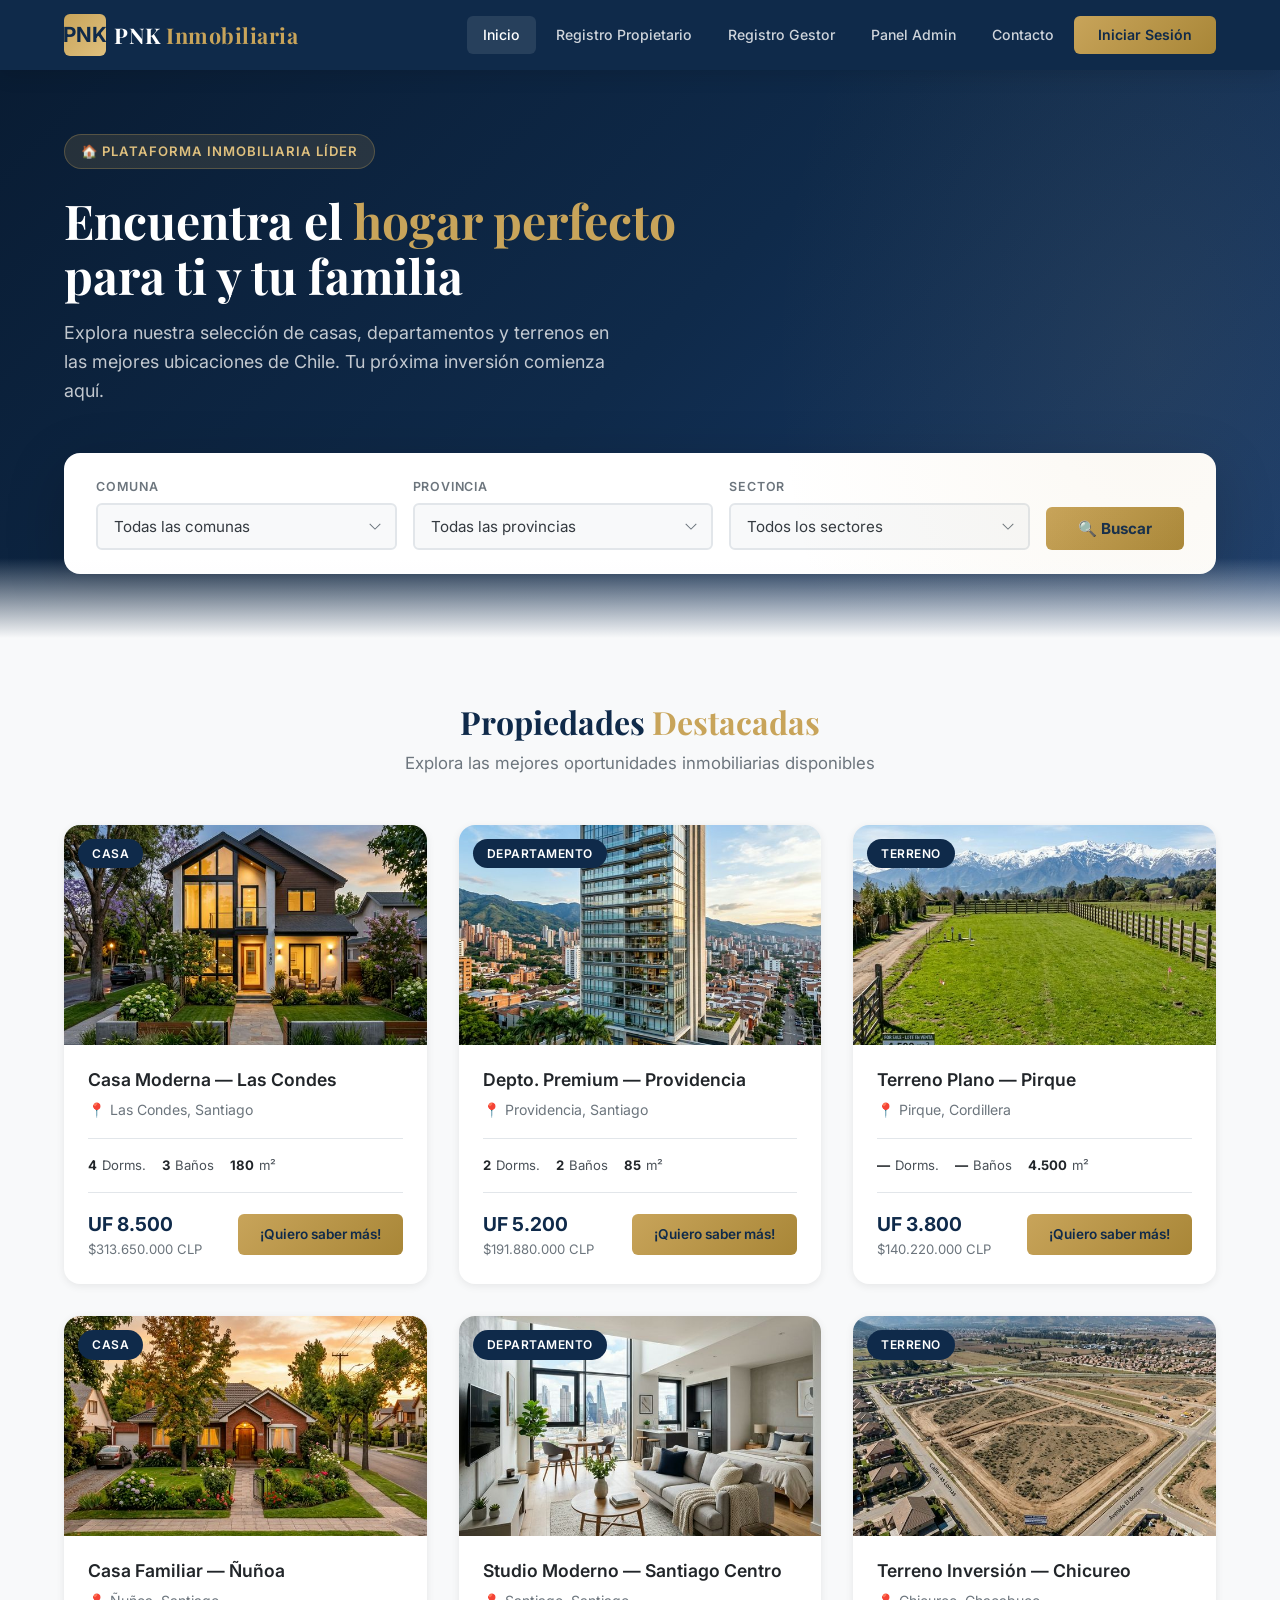
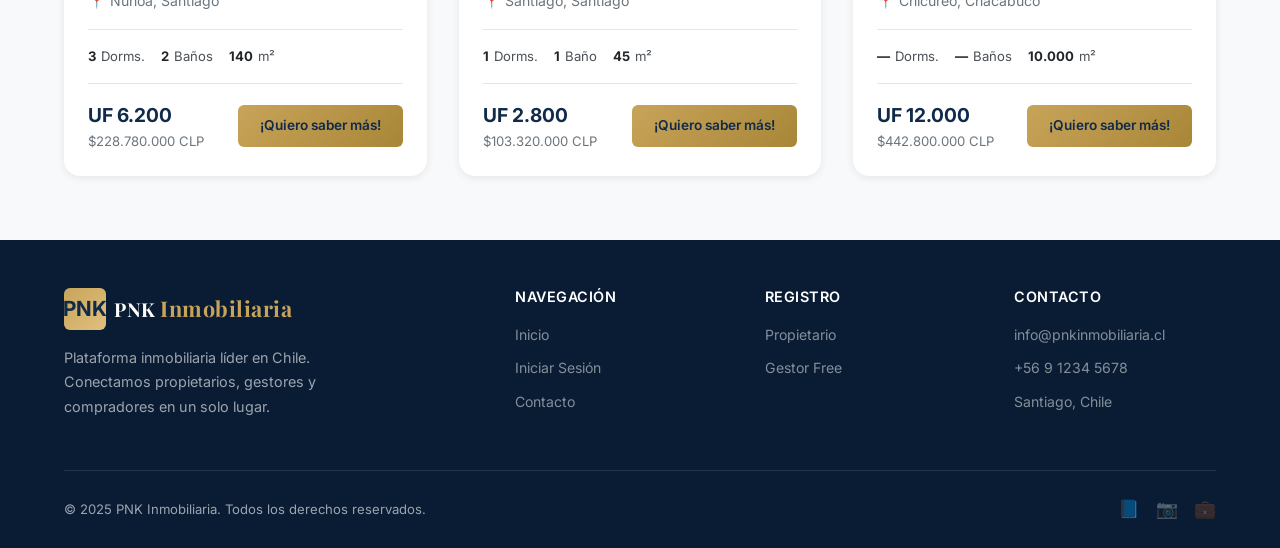
<file: index.html>
<!DOCTYPE html>
<html lang="es">
<head>
  <meta charset="UTF-8">
  <meta name="viewport" content="width=device-width, initial-scale=1.0">
  <meta name="description" content="PNK Inmobiliaria — Encuentra tu propiedad ideal en Chile. Casas, departamentos y terrenos.">
  <title>PNK Inmobiliaria — Inicio</title>
  <link rel="stylesheet" href="styles.css">
</head>
<body>

  <!-- ========== NAVBAR ========== -->
  <nav class="navbar" id="navbar">
    <div class="container">
      <a href="index.html" class="navbar-brand">
        <div class="logo-icon">PNK</div>
        <span>PNK <span class="brand-accent">Inmobiliaria</span></span>
      </a>
      <div class="navbar-toggle" id="navToggle" onclick="document.getElementById('navMenu').classList.toggle('show')">
        <span></span><span></span><span></span>
      </div>
      <div class="navbar-menu" id="navMenu">
        <a href="index.html" class="active">Inicio</a>
        <a href="registro-propietario.html">Registro Propietario</a>
        <a href="registro-gestor.html">Registro Gestor</a>
        <a href="dashboard.html">Panel Admin</a>
        <a href="contacto.html">Contacto</a>
        <a href="login.html" class="btn-nav">Iniciar Sesión</a>
      </div>
    </div>
  </nav>

  <!-- ========== HERO ========== -->
  <section class="hero" id="hero">
    <div class="container">
      <div class="hero-content">
        <div class="hero-badge">🏠 Plataforma Inmobiliaria Líder</div>
        <h1>Encuentra el <span class="highlight">hogar perfecto</span> para ti y tu familia</h1>
        <p>Explora nuestra selección de casas, departamentos y terrenos en las mejores ubicaciones de Chile. Tu próxima inversión comienza aquí.</p>
      </div>

      <!-- ========== BUSCADOR ========== -->
      <div class="search-box" id="searchBox">
        <div class="search-field">
          <label for="search-comuna">Comuna</label>
          <select id="search-comuna" class="form-control">
            <option value="">Todas las comunas</option>
            <option value="santiago">Santiago</option>
            <option value="providencia">Providencia</option>
            <option value="las-condes">Las Condes</option>
            <option value="nunoa">Ñuñoa</option>
            <option value="la-florida">La Florida</option>
            <option value="maipu">Maipú</option>
            <option value="vina-del-mar">Viña del Mar</option>
            <option value="concepcion">Concepción</option>
          </select>
        </div>
        <div class="search-field">
          <label for="search-provincia">Provincia</label>
          <select id="search-provincia" class="form-control">
            <option value="">Todas las provincias</option>
            <option value="santiago">Santiago</option>
            <option value="valparaiso">Valparaíso</option>
            <option value="concepcion">Concepción</option>
            <option value="biobio">Biobío</option>
            <option value="coquimbo">Coquimbo</option>
          </select>
        </div>
        <div class="search-field">
          <label for="search-sector">Sector</label>
          <select id="search-sector" class="form-control">
            <option value="">Todos los sectores</option>
            <option value="norte">Norte</option>
            <option value="sur">Sur</option>
            <option value="centro">Centro</option>
            <option value="oriente">Oriente</option>
            <option value="poniente">Poniente</option>
          </select>
        </div>
        <button class="btn-search" id="btnBuscar">🔍 Buscar</button>
      </div>
    </div>
  </section>

  <!-- ========== PROPIEDADES ========== -->
  <section class="properties-section" id="properties">
    <div class="container">
      <h2 class="section-title text-center">Propiedades <span class="text-accent">Destacadas</span></h2>
      <p class="section-subtitle text-center">Explora las mejores oportunidades inmobiliarias disponibles</p>

      <div class="properties-grid">
        <!-- Card 1 -->
        <article class="property-card" id="property-1">
          <div class="property-card-img">
            <img src="img/casa-moderna.png" alt="Casa moderna en Las Condes">
            <span class="property-badge">Casa</span>
          </div>
          <div class="property-card-body">
            <h3>Casa Moderna — Las Condes</h3>
            <div class="property-location">📍 Las Condes, Santiago</div>
            <div class="property-features">
              <div class="feat"><strong>4</strong> Dorms.</div>
              <div class="feat"><strong>3</strong> Baños</div>
              <div class="feat"><strong>180</strong> m²</div>
            </div>
            <div class="property-price-row">
              <div class="property-price">
                <span class="uf">UF 8.500</span>
                <span class="clp">$313.650.000 CLP</span>
              </div>
              <a href="#" class="btn-ver-mas" id="btn-vermas-1">¡Quiero saber más!</a>
            </div>
          </div>
        </article>

        <!-- Card 2 -->
        <article class="property-card" id="property-2">
          <div class="property-card-img">
            <img src="img/departamento-lujo.png" alt="Departamento de lujo en Providencia">
            <span class="property-badge">Departamento</span>
          </div>
          <div class="property-card-body">
            <h3>Depto. Premium — Providencia</h3>
            <div class="property-location">📍 Providencia, Santiago</div>
            <div class="property-features">
              <div class="feat"><strong>2</strong> Dorms.</div>
              <div class="feat"><strong>2</strong> Baños</div>
              <div class="feat"><strong>85</strong> m²</div>
            </div>
            <div class="property-price-row">
              <div class="property-price">
                <span class="uf">UF 5.200</span>
                <span class="clp">$191.880.000 CLP</span>
              </div>
              <a href="#" class="btn-ver-mas" id="btn-vermas-2">¡Quiero saber más!</a>
            </div>
          </div>
        </article>

        <!-- Card 3 -->
        <article class="property-card" id="property-3">
          <div class="property-card-img">
            <img src="img/terreno-verde.png" alt="Terreno en zona rural">
            <span class="property-badge">Terreno</span>
          </div>
          <div class="property-card-body">
            <h3>Terreno Plano — Pirque</h3>
            <div class="property-location">📍 Pirque, Cordillera</div>
            <div class="property-features">
              <div class="feat"><strong>—</strong> Dorms.</div>
              <div class="feat"><strong>—</strong> Baños</div>
              <div class="feat"><strong>4.500</strong> m²</div>
            </div>
            <div class="property-price-row">
              <div class="property-price">
                <span class="uf">UF 3.800</span>
                <span class="clp">$140.220.000 CLP</span>
              </div>
              <a href="#" class="btn-ver-mas" id="btn-vermas-3">¡Quiero saber más!</a>
            </div>
          </div>
        </article>

        <!-- Card 4 -->
        <article class="property-card" id="property-4">
          <div class="property-card-img">
            <img src="img/casa-familiar.png" alt="Casa familiar en Ñuñoa">
            <span class="property-badge">Casa</span>
          </div>
          <div class="property-card-body">
            <h3>Casa Familiar — Ñuñoa</h3>
            <div class="property-location">📍 Ñuñoa, Santiago</div>
            <div class="property-features">
              <div class="feat"><strong>3</strong> Dorms.</div>
              <div class="feat"><strong>2</strong> Baños</div>
              <div class="feat"><strong>140</strong> m²</div>
            </div>
            <div class="property-price-row">
              <div class="property-price">
                <span class="uf">UF 6.200</span>
                <span class="clp">$228.780.000 CLP</span>
              </div>
              <a href="#" class="btn-ver-mas" id="btn-vermas-4">¡Quiero saber más!</a>
            </div>
          </div>
        </article>

        <!-- Card 5 -->
        <article class="property-card" id="property-5">
          <div class="property-card-img">
            <img src="img/depto-interior.png" alt="Departamento moderno con vista">
            <span class="property-badge">Departamento</span>
          </div>
          <div class="property-card-body">
            <h3>Studio Moderno — Santiago Centro</h3>
            <div class="property-location">📍 Santiago, Santiago</div>
            <div class="property-features">
              <div class="feat"><strong>1</strong> Dorms.</div>
              <div class="feat"><strong>1</strong> Baño</div>
              <div class="feat"><strong>45</strong> m²</div>
            </div>
            <div class="property-price-row">
              <div class="property-price">
                <span class="uf">UF 2.800</span>
                <span class="clp">$103.320.000 CLP</span>
              </div>
              <a href="#" class="btn-ver-mas" id="btn-vermas-5">¡Quiero saber más!</a>
            </div>
          </div>
        </article>

        <!-- Card 6 -->
        <article class="property-card" id="property-6">
          <div class="property-card-img">
            <img src="img/terreno-grande.png" alt="Terreno amplio para inversión">
            <span class="property-badge">Terreno</span>
          </div>
          <div class="property-card-body">
            <h3>Terreno Inversión — Chicureo</h3>
            <div class="property-location">📍 Chicureo, Chacabuco</div>
            <div class="property-features">
              <div class="feat"><strong>—</strong> Dorms.</div>
              <div class="feat"><strong>—</strong> Baños</div>
              <div class="feat"><strong>10.000</strong> m²</div>
            </div>
            <div class="property-price-row">
              <div class="property-price">
                <span class="uf">UF 12.000</span>
                <span class="clp">$442.800.000 CLP</span>
              </div>
              <a href="#" class="btn-ver-mas" id="btn-vermas-6">¡Quiero saber más!</a>
            </div>
          </div>
        </article>
      </div>
    </div>
  </section>

  <!-- ========== FOOTER ========== -->
  <footer class="footer" id="footer">
    <div class="container">
      <div class="footer-grid">
        <div class="footer-brand">
          <a href="index.html" class="navbar-brand">
            <div class="logo-icon">PNK</div>
            <span style="color:#fff; font-family:'Playfair Display',serif; font-size:1.2rem; font-weight:700;">PNK <span style="color:var(--accent);">Inmobiliaria</span></span>
          </a>
          <p>Plataforma inmobiliaria líder en Chile. Conectamos propietarios, gestores y compradores en un solo lugar.</p>
        </div>
        <div>
          <h4>Navegación</h4>
          <ul>
            <li><a href="index.html">Inicio</a></li>
            <li><a href="login.html">Iniciar Sesión</a></li>
            <li><a href="contacto.html">Contacto</a></li>
          </ul>
        </div>
        <div>
          <h4>Registro</h4>
          <ul>
            <li><a href="registro-propietario.html">Propietario</a></li>
            <li><a href="registro-gestor.html">Gestor Free</a></li>
          </ul>
        </div>
        <div>
          <h4>Contacto</h4>
          <ul>
            <li><a href="mailto:info@pnkinmobiliaria.cl">info@pnkinmobiliaria.cl</a></li>
            <li><a href="tel:+56912345678">+56 9 1234 5678</a></li>
            <li><a href="#">Santiago, Chile</a></li>
          </ul>
        </div>
      </div>
      <div class="footer-bottom">
        <span>© 2025 PNK Inmobiliaria. Todos los derechos reservados.</span>
        <div class="social-links">
          <a href="#" aria-label="Facebook">📘</a>
          <a href="#" aria-label="Instagram">📷</a>
          <a href="#" aria-label="LinkedIn">💼</a>
        </div>
      </div>
    </div>
  </footer>

</body>
</html>
</file>
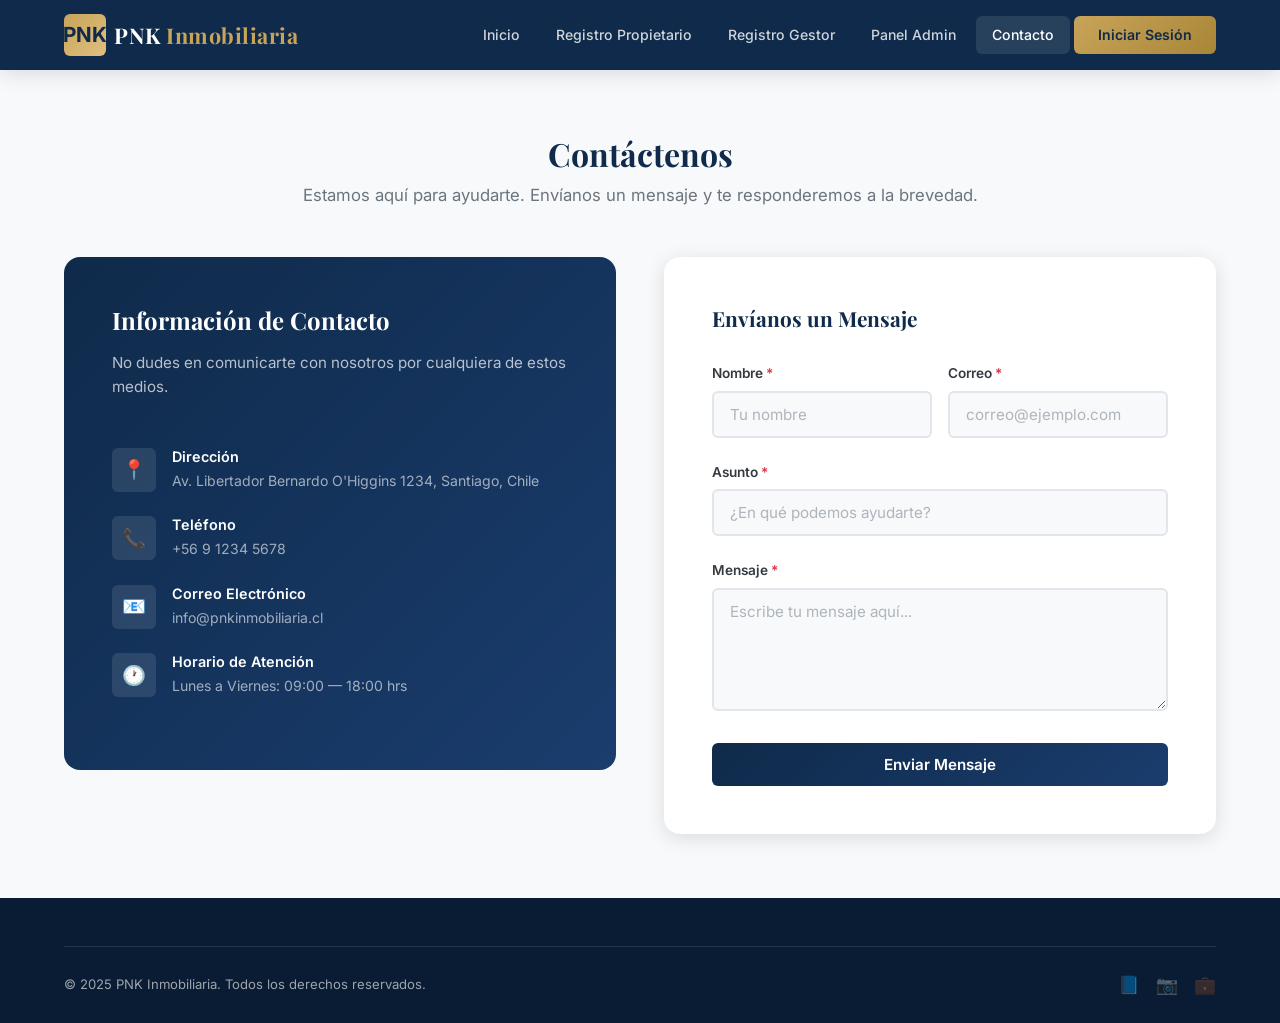
<file: contacto.html>
<!DOCTYPE html>
<html lang="es">
<head>
  <meta charset="UTF-8">
  <meta name="viewport" content="width=device-width, initial-scale=1.0">
  <meta name="description" content="Contacta al equipo de PNK Inmobiliaria.">
  <title>Contacto — PNK Inmobiliaria</title>
  <link rel="stylesheet" href="styles.css">
</head>
<body>

  <!-- ========== NAVBAR ========== -->
  <nav class="navbar" id="navbar">
    <div class="container">
      <a href="index.html" class="navbar-brand">
        <div class="logo-icon">PNK</div>
        <span>PNK <span class="brand-accent">Inmobiliaria</span></span>
      </a>
      <div class="navbar-toggle" onclick="document.getElementById('navMenu').classList.toggle('show')">
        <span></span><span></span><span></span>
      </div>
      <div class="navbar-menu" id="navMenu">
        <a href="index.html">Inicio</a>
        <a href="registro-propietario.html">Registro Propietario</a>
        <a href="registro-gestor.html">Registro Gestor</a>
        <a href="dashboard.html">Panel Admin</a>
        <a href="contacto.html" class="active">Contacto</a>
        <a href="login.html" class="btn-nav">Iniciar Sesión</a>
      </div>
    </div>
  </nav>

  <!-- ========== CONTACTO ========== -->
  <section class="contact-section" id="contactSection">
    <div class="container">
      <h2 class="section-title text-center">Contáctenos</h2>
      <p class="section-subtitle text-center">Estamos aquí para ayudarte. Envíanos un mensaje y te responderemos a la brevedad.</p>

      <div class="contact-grid">
        <!-- Info Card -->
        <div class="contact-info-card" id="contactInfo">
          <h3>Información de Contacto</h3>
          <p>No dudes en comunicarte con nosotros por cualquiera de estos medios.</p>

          <div class="contact-info-item">
            <div class="icon">📍</div>
            <div class="details">
              <h4>Dirección</h4>
              <p>Av. Libertador Bernardo O'Higgins 1234, Santiago, Chile</p>
            </div>
          </div>

          <div class="contact-info-item">
            <div class="icon">📞</div>
            <div class="details">
              <h4>Teléfono</h4>
              <p>+56 9 1234 5678</p>
            </div>
          </div>

          <div class="contact-info-item">
            <div class="icon">📧</div>
            <div class="details">
              <h4>Correo Electrónico</h4>
              <p>info@pnkinmobiliaria.cl</p>
            </div>
          </div>

          <div class="contact-info-item">
            <div class="icon">🕐</div>
            <div class="details">
              <h4>Horario de Atención</h4>
              <p>Lunes a Viernes: 09:00 — 18:00 hrs</p>
            </div>
          </div>
        </div>

        <!-- Contact Form -->
        <div class="contact-form-card" id="contactForm">
          <h3>Envíanos un Mensaje</h3>
          <form action="#" method="POST" id="formContacto">
            <div class="form-row">
              <div class="form-group">
                <label for="contact-nombre">Nombre <span class="required">*</span></label>
                <input type="text" id="contact-nombre" name="nombre" class="form-control" placeholder="Tu nombre" required>
              </div>
              <div class="form-group">
                <label for="contact-email">Correo <span class="required">*</span></label>
                <input type="email" id="contact-email" name="email" class="form-control" placeholder="correo@ejemplo.com" required>
              </div>
            </div>

            <div class="form-group">
              <label for="contact-asunto">Asunto <span class="required">*</span></label>
              <input type="text" id="contact-asunto" name="asunto" class="form-control" placeholder="¿En qué podemos ayudarte?" required>
            </div>

            <div class="form-group">
              <label for="contact-mensaje">Mensaje <span class="required">*</span></label>
              <textarea id="contact-mensaje" name="mensaje" class="form-control" rows="5" placeholder="Escribe tu mensaje aquí..." required></textarea>
            </div>

            <button type="submit" class="btn btn-primary btn-block" id="btnEnviarContacto">Enviar Mensaje</button>
          </form>
        </div>
      </div>
    </div>
  </section>

  <!-- ========== FOOTER ========== -->
  <footer class="footer" id="footer">
    <div class="container">
      <div class="footer-bottom">
        <span>© 2025 PNK Inmobiliaria. Todos los derechos reservados.</span>
        <div class="social-links">
          <a href="#" aria-label="Facebook">📘</a>
          <a href="#" aria-label="Instagram">📷</a>
          <a href="#" aria-label="LinkedIn">💼</a>
        </div>
      </div>
    </div>
  </footer>

</body>
</html>
</file>
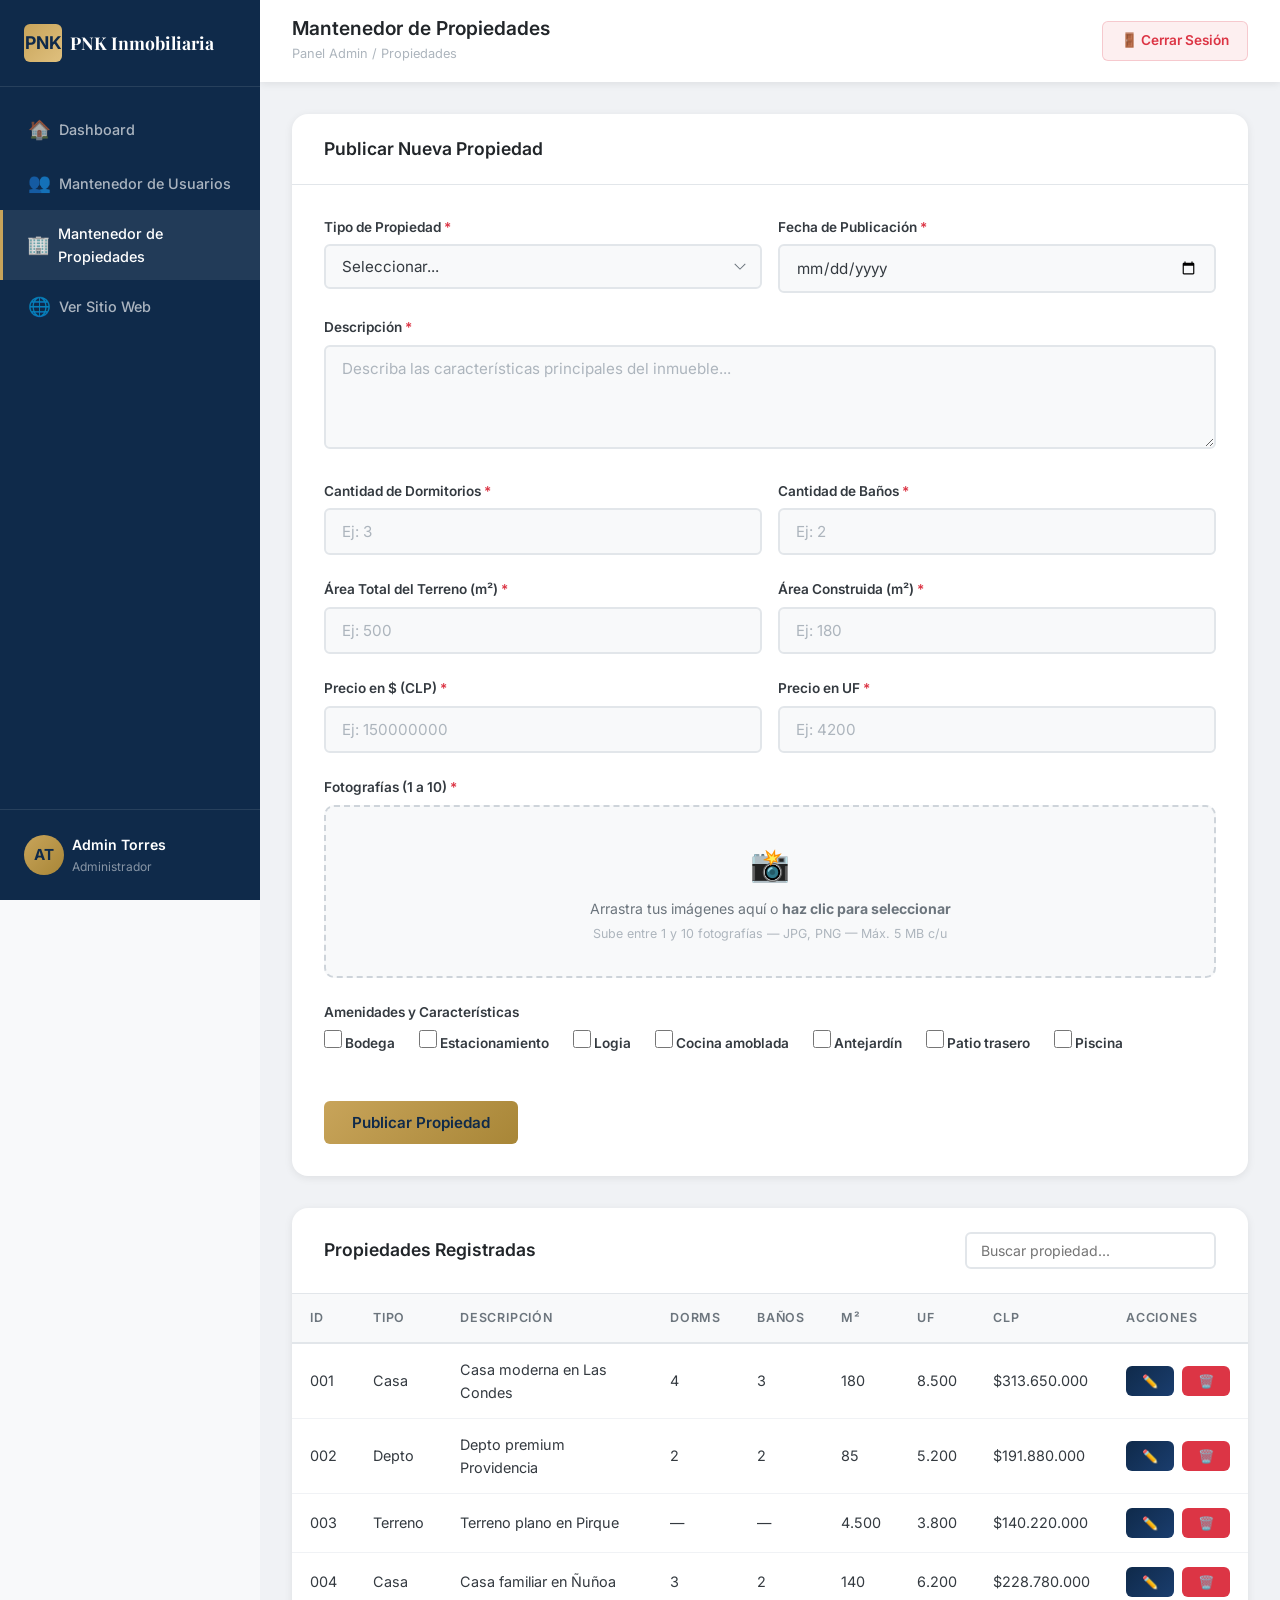
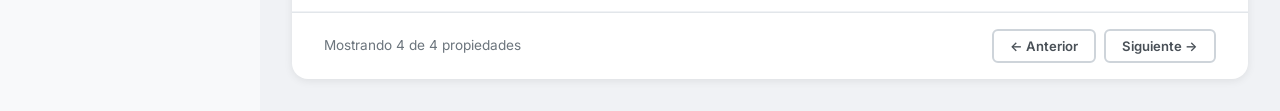
<file: crud-propiedades.html>
<!DOCTYPE html>
<html lang="es">
<head>
  <meta charset="UTF-8">
  <meta name="viewport" content="width=device-width, initial-scale=1.0">
  <meta name="description" content="Mantenedor de Propiedades — PNK Inmobiliaria.">
  <title>CRUD Propiedades — PNK Inmobiliaria</title>
  <link rel="stylesheet" href="styles.css">
</head>
<body>
  <div class="dashboard-layout" id="dashboardLayout">
    <!-- SIDEBAR -->
    <aside class="sidebar" id="sidebar">
      <div class="sidebar-header">
        <div class="logo-icon">PNK</div>
        <span>PNK Inmobiliaria</span>
      </div>
      <nav class="sidebar-nav" id="sidebarNav">
        <a href="dashboard.html"><span class="nav-icon">🏠</span> Dashboard</a>
        <a href="crud-usuarios.html"><span class="nav-icon">👥</span> Mantenedor de Usuarios</a>
        <a href="crud-propiedades.html" class="active"><span class="nav-icon">🏢</span> Mantenedor de Propiedades</a>
        <a href="index.html"><span class="nav-icon">🌐</span> Ver Sitio Web</a>
      </nav>
      <div class="sidebar-footer">
        <div class="sidebar-user">
          <div class="avatar">AT</div>
          <div class="user-info">
            <div class="name">Admin Torres</div>
            <div class="role">Administrador</div>
          </div>
        </div>
      </div>
    </aside>

    <!-- MAIN -->
    <main class="dashboard-main" id="dashboardMain">
      <div class="dashboard-topbar" id="topbar">
        <div class="topbar-left">
          <h2>Mantenedor de Propiedades</h2>
          <span class="breadcrumb">Panel Admin / Propiedades</span>
        </div>
        <div class="topbar-right">
          <a href="login.html" class="btn-logout" id="btnCerrarSesion">🚪 Cerrar Sesión</a>
        </div>
      </div>

      <div class="dashboard-content" id="dashboardContent">
        <!-- FORMULARIO DE PROPIEDAD -->
        <div class="table-card" style="margin-bottom:var(--space-xl);" id="formPropiedadCard">
          <div class="table-header">
            <h3>Publicar Nueva Propiedad</h3>
          </div>
          <div style="padding:var(--space-xl);">
            <form id="formPropiedad">
              <!-- Tipo y Fecha -->
              <div class="form-row">
                <div class="form-group">
                  <label for="prop-tipo">Tipo de Propiedad <span class="required">*</span></label>
                  <select id="prop-tipo" class="form-control" required>
                    <option value="">Seleccionar...</option>
                    <option value="casa">Casa</option>
                    <option value="departamento">Departamento</option>
                    <option value="terreno">Terreno</option>
                    <option value="oficina">Oficina</option>
                    <option value="local-comercial">Local Comercial</option>
                  </select>
                </div>
                <div class="form-group">
                  <label for="prop-fecha">Fecha de Publicación <span class="required">*</span></label>
                  <input type="date" id="prop-fecha" class="form-control" required>
                </div>
              </div>

              <!-- Descripción -->
              <div class="form-group">
                <label for="prop-descripcion">Descripción <span class="required">*</span></label>
                <textarea id="prop-descripcion" class="form-control" rows="4" placeholder="Describa las características principales del inmueble..." required></textarea>
              </div>

              <!-- Dormitorios, Baños -->
              <div class="form-row">
                <div class="form-group">
                  <label for="prop-dormitorios">Cantidad de Dormitorios <span class="required">*</span></label>
                  <input type="number" id="prop-dormitorios" class="form-control" min="0" max="20" placeholder="Ej: 3" required>
                </div>
                <div class="form-group">
                  <label for="prop-banos">Cantidad de Baños <span class="required">*</span></label>
                  <input type="number" id="prop-banos" class="form-control" min="0" max="20" placeholder="Ej: 2" required>
                </div>
              </div>

              <!-- Áreas -->
              <div class="form-row">
                <div class="form-group">
                  <label for="prop-area-terreno">Área Total del Terreno (m²) <span class="required">*</span></label>
                  <input type="number" id="prop-area-terreno" class="form-control" min="0" placeholder="Ej: 500" required>
                </div>
                <div class="form-group">
                  <label for="prop-area-construida">Área Construida (m²) <span class="required">*</span></label>
                  <input type="number" id="prop-area-construida" class="form-control" min="0" placeholder="Ej: 180" required>
                </div>
              </div>

              <!-- Precios -->
              <div class="form-row">
                <div class="form-group">
                  <label for="prop-precio-clp">Precio en $ (CLP) <span class="required">*</span></label>
                  <input type="number" id="prop-precio-clp" class="form-control" min="0" placeholder="Ej: 150000000" required>
                </div>
                <div class="form-group">
                  <label for="prop-precio-uf">Precio en UF <span class="required">*</span></label>
                  <input type="number" id="prop-precio-uf" class="form-control" min="0" step="0.01" placeholder="Ej: 4200" required>
                </div>
              </div>

              <!-- Fotografías -->
              <div class="form-group">
                <label>Fotografías (1 a 10) <span class="required">*</span></label>
                <div class="file-upload" id="fileUploadFotos">
                  <input type="file" id="prop-fotos" name="fotos" accept="image/*" multiple required>
                  <div class="upload-icon">📸</div>
                  <p>Arrastra tus imágenes aquí o <strong>haz clic para seleccionar</strong></p>
                  <p class="upload-hint">Sube entre 1 y 10 fotografías — JPG, PNG — Máx. 5 MB c/u</p>
                </div>
              </div>

              <!-- Checkboxes de amenidades -->
              <div class="form-group">
                <label>Amenidades y Características</label>
                <div class="checkbox-group">
                  <label class="checkbox-item">
                    <input type="checkbox" id="chk-bodega" name="amenidades" value="bodega"> Bodega
                  </label>
                  <label class="checkbox-item">
                    <input type="checkbox" id="chk-estacionamiento" name="amenidades" value="estacionamiento"> Estacionamiento
                  </label>
                  <label class="checkbox-item">
                    <input type="checkbox" id="chk-logia" name="amenidades" value="logia"> Logia
                  </label>
                  <label class="checkbox-item">
                    <input type="checkbox" id="chk-cocina" name="amenidades" value="cocina-amoblada"> Cocina amoblada
                  </label>
                  <label class="checkbox-item">
                    <input type="checkbox" id="chk-antejardin" name="amenidades" value="antejardin"> Antejardín
                  </label>
                  <label class="checkbox-item">
                    <input type="checkbox" id="chk-patio" name="amenidades" value="patio-trasero"> Patio trasero
                  </label>
                  <label class="checkbox-item">
                    <input type="checkbox" id="chk-piscina" name="amenidades" value="piscina"> Piscina
                  </label>
                </div>
              </div>

              <button type="submit" class="btn btn-accent" id="btnPublicarPropiedad" style="margin-top:var(--space-md);">Publicar Propiedad</button>
            </form>
          </div>
        </div>

        <!-- TABLA DE PROPIEDADES -->
        <div class="table-card" id="propsTableCard">
          <div class="table-header">
            <h3>Propiedades Registradas</h3>
            <div class="table-search">
              <input type="text" id="searchProps" placeholder="Buscar propiedad...">
            </div>
          </div>
          <div class="table-responsive">
            <table id="tablaPropiedades">
              <thead>
                <tr>
                  <th>ID</th><th>Tipo</th><th>Descripción</th><th>Dorms</th><th>Baños</th><th>m²</th><th>UF</th><th>CLP</th><th>Acciones</th>
                </tr>
              </thead>
              <tbody>
                <tr>
                  <td>001</td><td>Casa</td><td>Casa moderna en Las Condes</td><td>4</td><td>3</td><td>180</td><td>8.500</td><td>$313.650.000</td>
                  <td><div class="btn-group"><button class="btn btn-primary btn-sm">✏️</button><button class="btn btn-danger btn-sm">🗑️</button></div></td>
                </tr>
                <tr>
                  <td>002</td><td>Depto</td><td>Depto premium Providencia</td><td>2</td><td>2</td><td>85</td><td>5.200</td><td>$191.880.000</td>
                  <td><div class="btn-group"><button class="btn btn-primary btn-sm">✏️</button><button class="btn btn-danger btn-sm">🗑️</button></div></td>
                </tr>
                <tr>
                  <td>003</td><td>Terreno</td><td>Terreno plano en Pirque</td><td>—</td><td>—</td><td>4.500</td><td>3.800</td><td>$140.220.000</td>
                  <td><div class="btn-group"><button class="btn btn-primary btn-sm">✏️</button><button class="btn btn-danger btn-sm">🗑️</button></div></td>
                </tr>
                <tr>
                  <td>004</td><td>Casa</td><td>Casa familiar en Ñuñoa</td><td>3</td><td>2</td><td>140</td><td>6.200</td><td>$228.780.000</td>
                  <td><div class="btn-group"><button class="btn btn-primary btn-sm">✏️</button><button class="btn btn-danger btn-sm">🗑️</button></div></td>
                </tr>
              </tbody>
            </table>
          </div>
          <div class="table-footer">
            <span>Mostrando 4 de 4 propiedades</span>
            <div class="btn-group">
              <button class="btn btn-outline btn-sm" disabled>← Anterior</button>
              <button class="btn btn-outline btn-sm" disabled>Siguiente →</button>
            </div>
          </div>
        </div>
      </div>
    </main>
  </div>
</body>
</html>
</file>
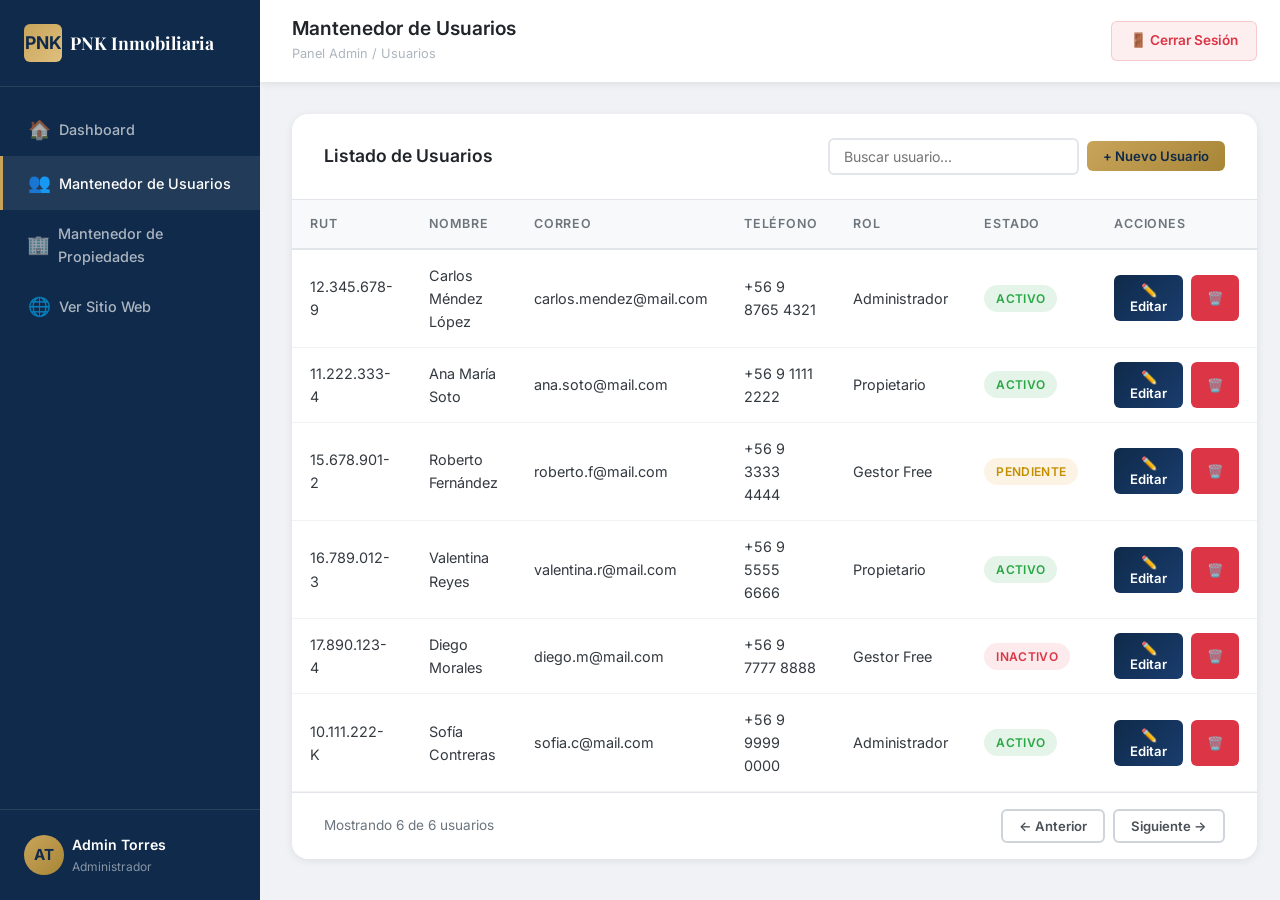
<file: crud-usuarios.html>
<!DOCTYPE html>
<html lang="es">
<head>
  <meta charset="UTF-8">
  <meta name="viewport" content="width=device-width, initial-scale=1.0">
  <meta name="description" content="Mantenedor de Usuarios — PNK Inmobiliaria.">
  <title>CRUD Usuarios — PNK Inmobiliaria</title>
  <link rel="stylesheet" href="styles.css">
</head>
<body>
  <div class="dashboard-layout" id="dashboardLayout">
    <!-- SIDEBAR -->
    <aside class="sidebar" id="sidebar">
      <div class="sidebar-header">
        <div class="logo-icon">PNK</div>
        <span>PNK Inmobiliaria</span>
      </div>
      <nav class="sidebar-nav" id="sidebarNav">
        <a href="dashboard.html"><span class="nav-icon">🏠</span> Dashboard</a>
        <a href="crud-usuarios.html" class="active"><span class="nav-icon">👥</span> Mantenedor de Usuarios</a>
        <a href="crud-propiedades.html"><span class="nav-icon">🏢</span> Mantenedor de Propiedades</a>
        <a href="index.html"><span class="nav-icon">🌐</span> Ver Sitio Web</a>
      </nav>
      <div class="sidebar-footer">
        <div class="sidebar-user">
          <div class="avatar">AT</div>
          <div class="user-info">
            <div class="name">Admin Torres</div>
            <div class="role">Administrador</div>
          </div>
        </div>
      </div>
    </aside>

    <!-- MAIN -->
    <main class="dashboard-main" id="dashboardMain">
      <div class="dashboard-topbar" id="topbar">
        <div class="topbar-left">
          <h2>Mantenedor de Usuarios</h2>
          <span class="breadcrumb">Panel Admin / Usuarios</span>
        </div>
        <div class="topbar-right">
          <a href="login.html" class="btn-logout" id="btnCerrarSesion">🚪 Cerrar Sesión</a>
        </div>
      </div>

      <div class="dashboard-content" id="dashboardContent">
        <div class="table-card" id="usersTableCard">
          <div class="table-header">
            <h3>Listado de Usuarios</h3>
            <div style="display:flex;gap:var(--space-sm);flex-wrap:wrap;align-items:center;">
              <div class="table-search">
                <input type="text" id="searchUsuarios" placeholder="Buscar usuario...">
              </div>
              <button class="btn btn-accent btn-sm" id="btnNuevoUsuario" onclick="document.getElementById('modalUsuario').classList.remove('hidden')">+ Nuevo Usuario</button>
            </div>
          </div>
          <div class="table-responsive">
            <table id="tablaUsuarios">
              <thead>
                <tr>
                  <th>RUT</th><th>Nombre</th><th>Correo</th><th>Teléfono</th><th>Rol</th><th>Estado</th><th>Acciones</th>
                </tr>
              </thead>
              <tbody>
                <tr>
                  <td>12.345.678-9</td><td>Carlos Méndez López</td><td>carlos.mendez@mail.com</td><td>+56 9 8765 4321</td>
                  <td>Administrador</td><td><span class="status-badge status-active">Activo</span></td>
                  <td><div class="btn-group"><button class="btn btn-primary btn-sm">✏️ Editar</button><button class="btn btn-danger btn-sm">🗑️</button></div></td>
                </tr>
                <tr>
                  <td>11.222.333-4</td><td>Ana María Soto</td><td>ana.soto@mail.com</td><td>+56 9 1111 2222</td>
                  <td>Propietario</td><td><span class="status-badge status-active">Activo</span></td>
                  <td><div class="btn-group"><button class="btn btn-primary btn-sm">✏️ Editar</button><button class="btn btn-danger btn-sm">🗑️</button></div></td>
                </tr>
                <tr>
                  <td>15.678.901-2</td><td>Roberto Fernández</td><td>roberto.f@mail.com</td><td>+56 9 3333 4444</td>
                  <td>Gestor Free</td><td><span class="status-badge status-pending">Pendiente</span></td>
                  <td><div class="btn-group"><button class="btn btn-primary btn-sm">✏️ Editar</button><button class="btn btn-danger btn-sm">🗑️</button></div></td>
                </tr>
                <tr>
                  <td>16.789.012-3</td><td>Valentina Reyes</td><td>valentina.r@mail.com</td><td>+56 9 5555 6666</td>
                  <td>Propietario</td><td><span class="status-badge status-active">Activo</span></td>
                  <td><div class="btn-group"><button class="btn btn-primary btn-sm">✏️ Editar</button><button class="btn btn-danger btn-sm">🗑️</button></div></td>
                </tr>
                <tr>
                  <td>17.890.123-4</td><td>Diego Morales</td><td>diego.m@mail.com</td><td>+56 9 7777 8888</td>
                  <td>Gestor Free</td><td><span class="status-badge status-inactive">Inactivo</span></td>
                  <td><div class="btn-group"><button class="btn btn-primary btn-sm">✏️ Editar</button><button class="btn btn-danger btn-sm">🗑️</button></div></td>
                </tr>
                <tr>
                  <td>10.111.222-K</td><td>Sofía Contreras</td><td>sofia.c@mail.com</td><td>+56 9 9999 0000</td>
                  <td>Administrador</td><td><span class="status-badge status-active">Activo</span></td>
                  <td><div class="btn-group"><button class="btn btn-primary btn-sm">✏️ Editar</button><button class="btn btn-danger btn-sm">🗑️</button></div></td>
                </tr>
              </tbody>
            </table>
          </div>
          <div class="table-footer">
            <span>Mostrando 6 de 6 usuarios</span>
            <div class="btn-group">
              <button class="btn btn-outline btn-sm" disabled>← Anterior</button>
              <button class="btn btn-outline btn-sm" disabled>Siguiente →</button>
            </div>
          </div>
        </div>

        <!-- MODAL -->
        <div class="modal-overlay hidden" id="modalUsuario">
          <div class="modal">
            <div class="modal-header">
              <h3>Nuevo Usuario</h3>
              <button class="modal-close" onclick="document.getElementById('modalUsuario').classList.add('hidden')">✕</button>
            </div>
            <div class="modal-body">
              <form id="formCrudUsuario">
                <div class="form-row">
                  <div class="form-group">
                    <label for="crud-rut">RUT *</label>
                    <input type="text" id="crud-rut" class="form-control" placeholder="12.345.678-9" required>
                  </div>
                  <div class="form-group">
                    <label for="crud-nombre">Nombre *</label>
                    <input type="text" id="crud-nombre" class="form-control" placeholder="Nombre Apellido" required>
                  </div>
                </div>
                <div class="form-row">
                  <div class="form-group">
                    <label for="crud-email">Correo *</label>
                    <input type="email" id="crud-email" class="form-control" required>
                  </div>
                  <div class="form-group">
                    <label for="crud-telefono">Teléfono</label>
                    <input type="tel" id="crud-telefono" class="form-control">
                  </div>
                </div>
                <div class="form-row">
                  <div class="form-group">
                    <label for="crud-rol">Rol *</label>
                    <select id="crud-rol" class="form-control" required>
                      <option value="">Seleccionar...</option>
                      <option value="administrador">Administrador</option>
                      <option value="propietario">Propietario</option>
                      <option value="gestor-free">Gestor Free</option>
                    </select>
                  </div>
                  <div class="form-group">
                    <label for="crud-estado">Estado</label>
                    <select id="crud-estado" class="form-control">
                      <option value="activo">Activo</option>
                      <option value="pendiente">Pendiente</option>
                      <option value="inactivo">Inactivo</option>
                    </select>
                  </div>
                </div>
                <div class="form-group">
                  <label for="crud-password">Contraseña</label>
                  <input type="password" id="crud-password" class="form-control">
                </div>
              </form>
            </div>
            <div class="modal-footer">
              <button class="btn btn-outline" onclick="document.getElementById('modalUsuario').classList.add('hidden')">Cancelar</button>
              <button class="btn btn-accent" id="btnGuardarUsuario">Guardar</button>
            </div>
          </div>
        </div>
      </div>
    </main>
  </div>
</body>
</html>
</file>
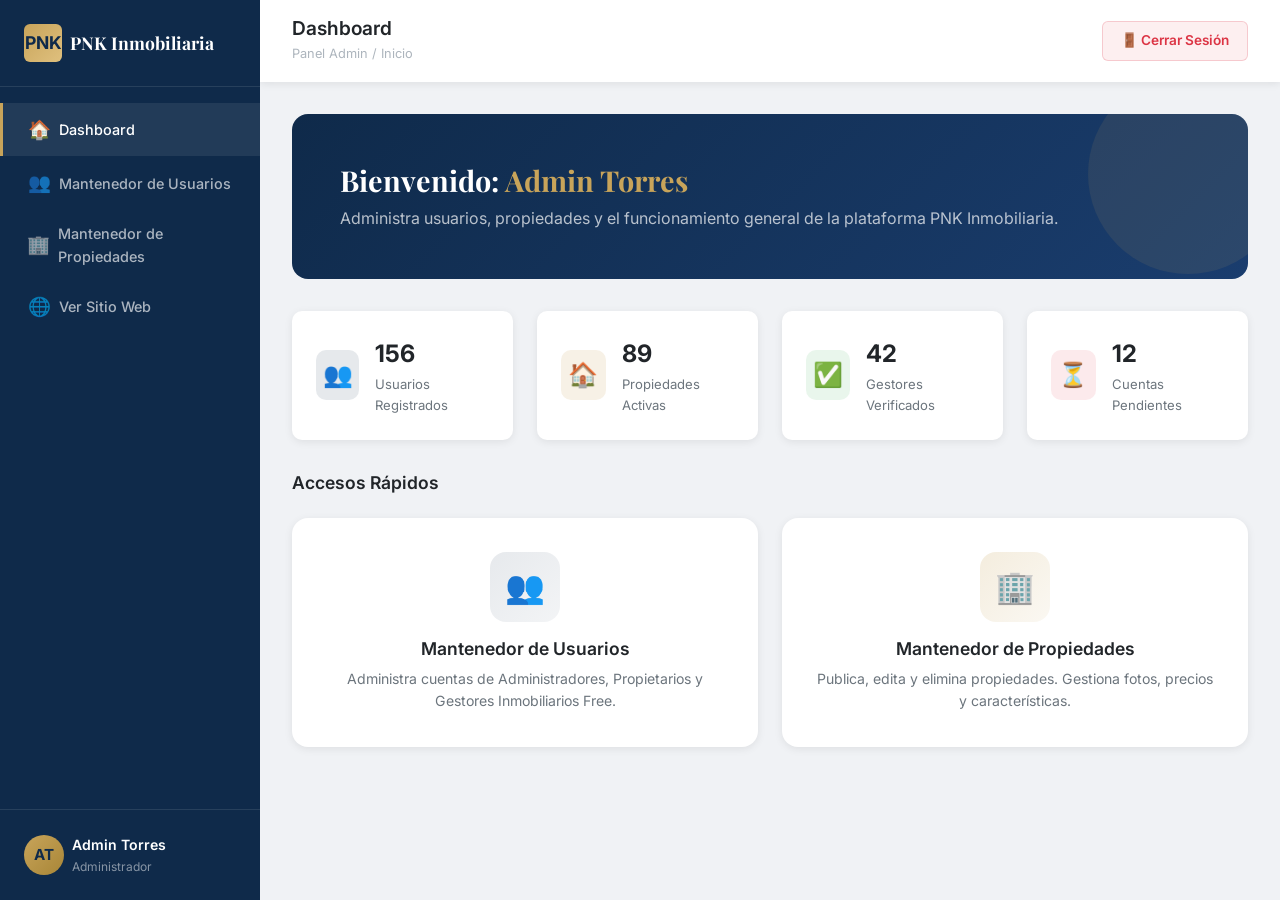
<file: dashboard.html>
<!DOCTYPE html>
<html lang="es">

<head>
  <meta charset="UTF-8">
  <meta name="viewport" content="width=device-width, initial-scale=1.0">
  <meta name="description" content="Panel administrativo de PNK Inmobiliaria.">
  <title>Dashboard — PNK Inmobiliaria</title>
  <link rel="stylesheet" href="styles.css">
</head>

<body>

  <div class="dashboard-layout" id="dashboardLayout">

    <aside class="sidebar" id="sidebar">
      <div class="sidebar-header">
        <div class="logo-icon">PNK</div>
        <span>PNK Inmobiliaria</span>
      </div>

      <nav class="sidebar-nav" id="sidebarNav">
        <a href="dashboard.html" class="active">
          <span class="nav-icon">🏠</span> Dashboard
        </a>
        <a href="crud-usuarios.html">
          <span class="nav-icon">👥</span> Mantenedor de Usuarios
        </a>
        <a href="crud-propiedades.html">
          <span class="nav-icon">🏢</span> Mantenedor de Propiedades
        </a>
        <a href="index.html">
          <span class="nav-icon">🌐</span> Ver Sitio Web
        </a>
      </nav>

      <div class="sidebar-footer">
        <div class="sidebar-user">
          <div class="avatar">AT</div>
          <div class="user-info">
            <div class="name">Admin Torres</div>
            <div class="role">Administrador</div>
          </div>
        </div>
      </div>
    </aside>

    <!-- ========== MAIN CONTENT ========== -->
    <main class="dashboard-main" id="dashboardMain">
      <!-- Top Bar -->
      <div class="dashboard-topbar" id="topbar">
        <div class="topbar-left">
          <h2>Dashboard</h2>
          <span class="breadcrumb">Panel Admin / Inicio</span>
        </div>
        <div class="topbar-right">
          <a href="login.html" class="btn-logout" id="btnCerrarSesion">🚪 Cerrar Sesión</a>
        </div>
      </div>

      <!-- Content -->
      <div class="dashboard-content" id="dashboardContent">
        <!-- Welcome Banner -->
        <div class="welcome-banner" id="welcomeBanner">
          <h1>Bienvenido: <span style="color:var(--accent);">Admin Torres</span></h1>
          <p>Administra usuarios, propiedades y el funcionamiento general de la plataforma PNK Inmobiliaria.</p>
        </div>

        <!-- Stats -->
        <div class="stats-grid" id="statsGrid">
          <div class="stat-card">
            <div class="stat-icon blue">👥</div>
            <div class="stat-info">
              <div class="stat-number">156</div>
              <div class="stat-label">Usuarios Registrados</div>
            </div>
          </div>
          <div class="stat-card">
            <div class="stat-icon gold">🏠</div>
            <div class="stat-info">
              <div class="stat-number">89</div>
              <div class="stat-label">Propiedades Activas</div>
            </div>
          </div>
          <div class="stat-card">
            <div class="stat-icon green">✅</div>
            <div class="stat-info">
              <div class="stat-number">42</div>
              <div class="stat-label">Gestores Verificados</div>
            </div>
          </div>
          <div class="stat-card">
            <div class="stat-icon red">⏳</div>
            <div class="stat-info">
              <div class="stat-number">12</div>
              <div class="stat-label">Cuentas Pendientes</div>
            </div>
          </div>
        </div>

        <!-- Quick Access -->
        <h3
          style="font-family:var(--font-body); font-size:1.1rem; font-weight:600; color:var(--gray-800); margin-bottom:var(--space-lg);">
          Accesos Rápidos</h3>
        <div class="quick-access" id="quickAccess">
          <a href="crud-usuarios.html" class="access-card" id="accessUsuarios">
            <div class="card-icon users-icon">👥</div>
            <h3>Mantenedor de Usuarios</h3>
            <p>Administra cuentas de Administradores, Propietarios y Gestores Inmobiliarios Free.</p>
          </a>
          <a href="crud-propiedades.html" class="access-card" id="accessPropiedades">
            <div class="card-icon props-icon">🏢</div>
            <h3>Mantenedor de Propiedades</h3>
            <p>Publica, edita y elimina propiedades. Gestiona fotos, precios y características.</p>
          </a>
        </div>
      </div>
    </main>

  </div>

</body>

</html>
</file>
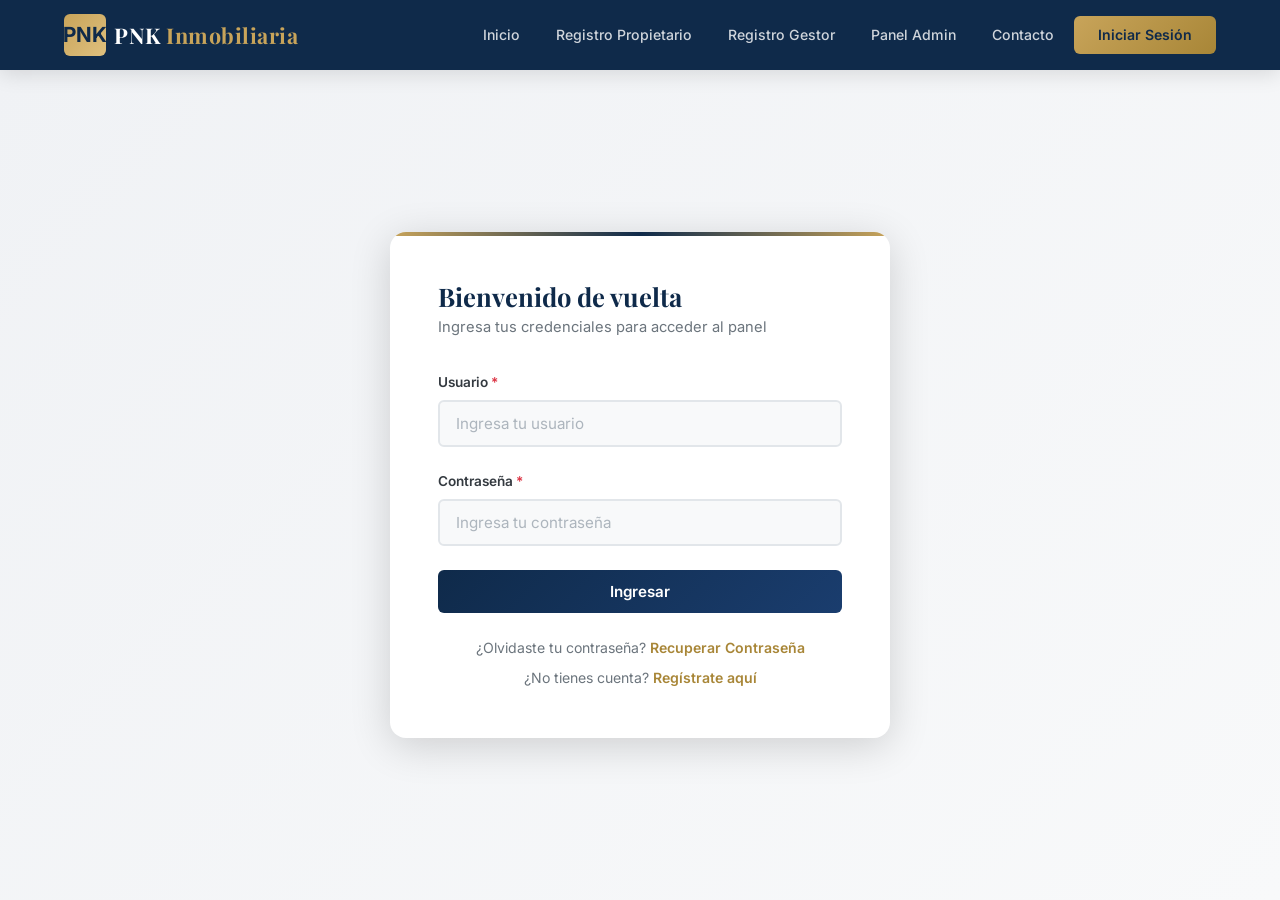
<file: login.html>
<!DOCTYPE html>
<html lang="es">
<head>
  <meta charset="UTF-8">
  <meta name="viewport" content="width=device-width, initial-scale=1.0">
  <meta name="description" content="Inicia sesión en PNK Inmobiliaria para acceder a tu panel administrativo.">
  <title>Iniciar Sesión — PNK Inmobiliaria</title>
  <link rel="stylesheet" href="styles.css">
</head>
<body class="form-page">

  <!-- ========== NAVBAR ========== -->
  <nav class="navbar" id="navbar">
    <div class="container">
      <a href="index.html" class="navbar-brand">
        <div class="logo-icon">PNK</div>
        <span>PNK <span class="brand-accent">Inmobiliaria</span></span>
      </a>
      <div class="navbar-toggle" onclick="document.getElementById('navMenu').classList.toggle('show')">
        <span></span><span></span><span></span>
      </div>
      <div class="navbar-menu" id="navMenu">
        <a href="index.html">Inicio</a>
        <a href="registro-propietario.html">Registro Propietario</a>
        <a href="registro-gestor.html">Registro Gestor</a>
        <a href="dashboard.html">Panel Admin</a>
        <a href="contacto.html">Contacto</a>
        <a href="login.html" class="btn-nav active">Iniciar Sesión</a>
      </div>
    </div>
  </nav>

  <!-- ========== LOGIN FORM ========== -->
  <div class="form-wrapper">
    <div class="form-card" id="loginCard">
      <h2>Bienvenido de vuelta</h2>
      <p class="form-subtitle">Ingresa tus credenciales para acceder al panel</p>

      <form id="loginForm" action="#" method="POST">
        <div class="form-group">
          <label for="login-usuario">Usuario <span class="required">*</span></label>
          <input type="text" id="login-usuario" name="usuario" class="form-control" placeholder="Ingresa tu usuario" required>
        </div>

        <div class="form-group">
          <label for="login-password">Contraseña <span class="required">*</span></label>
          <input type="password" id="login-password" name="password" class="form-control" placeholder="Ingresa tu contraseña" required>
        </div>

        <button type="submit" class="btn btn-primary btn-block" id="btnIngresar">Ingresar</button>
      </form>

      <div class="form-footer">
        <p>¿Olvidaste tu contraseña? <a href="recuperar.html" id="linkRecuperar">Recuperar Contraseña</a></p>
        <p style="margin-top: 8px;">¿No tienes cuenta? <a href="registro-propietario.html">Regístrate aquí</a></p>
      </div>
    </div>
  </div>

</body>
</html>
</file>
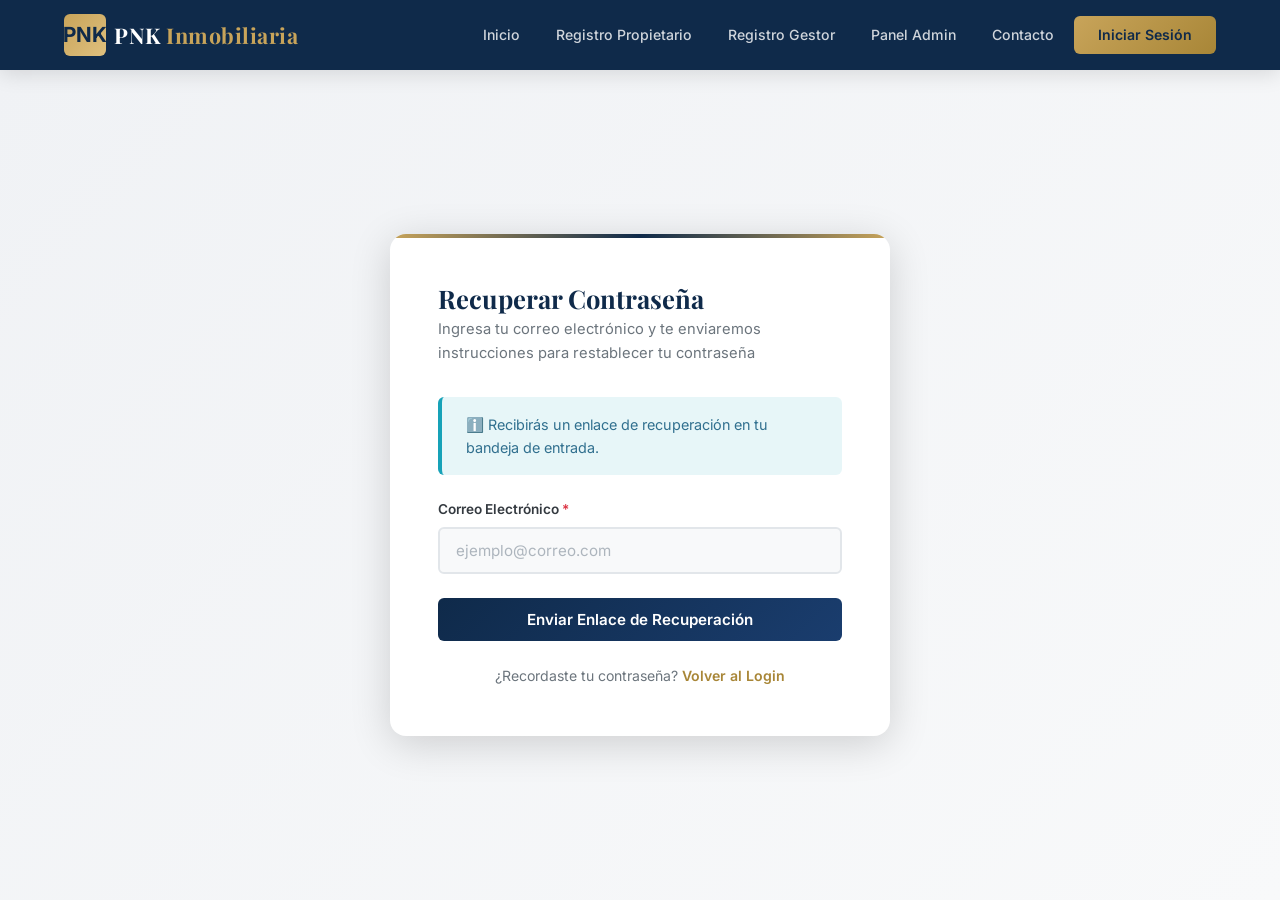
<file: recuperar.html>
<!DOCTYPE html>
<html lang="es">
<head>
  <meta charset="UTF-8">
  <meta name="viewport" content="width=device-width, initial-scale=1.0">
  <meta name="description" content="Recupera tu contraseña en PNK Inmobiliaria.">
  <title>Recuperar Contraseña — PNK Inmobiliaria</title>
  <link rel="stylesheet" href="styles.css">
</head>
<body class="form-page">

  <!-- ========== NAVBAR ========== -->
  <nav class="navbar" id="navbar">
    <div class="container">
      <a href="index.html" class="navbar-brand">
        <div class="logo-icon">PNK</div>
        <span>PNK <span class="brand-accent">Inmobiliaria</span></span>
      </a>
      <div class="navbar-toggle" onclick="document.getElementById('navMenu').classList.toggle('show')">
        <span></span><span></span><span></span>
      </div>
      <div class="navbar-menu" id="navMenu">
        <a href="index.html">Inicio</a>
        <a href="registro-propietario.html">Registro Propietario</a>
        <a href="registro-gestor.html">Registro Gestor</a>
        <a href="dashboard.html">Panel Admin</a>
        <a href="contacto.html">Contacto</a>
        <a href="login.html" class="btn-nav">Iniciar Sesión</a>
      </div>
    </div>
  </nav>

  <!-- ========== RECUPERAR FORM ========== -->
  <div class="form-wrapper">
    <div class="form-card" id="recuperarCard">
      <h2>Recuperar Contraseña</h2>
      <p class="form-subtitle">Ingresa tu correo electrónico y te enviaremos instrucciones para restablecer tu contraseña</p>

      <div class="alert alert-info">
        ℹ️ Recibirás un enlace de recuperación en tu bandeja de entrada.
      </div>

      <form id="recuperarForm" action="#" method="POST">
        <div class="form-group">
          <label for="recuperar-email">Correo Electrónico <span class="required">*</span></label>
          <input type="email" id="recuperar-email" name="email" class="form-control" placeholder="ejemplo@correo.com" required>
        </div>

        <button type="submit" class="btn btn-primary btn-block" id="btnRecuperar">Enviar Enlace de Recuperación</button>
      </form>

      <div class="form-footer">
        <p>¿Recordaste tu contraseña? <a href="login.html">Volver al Login</a></p>
      </div>
    </div>
  </div>

</body>
</html>
</file>
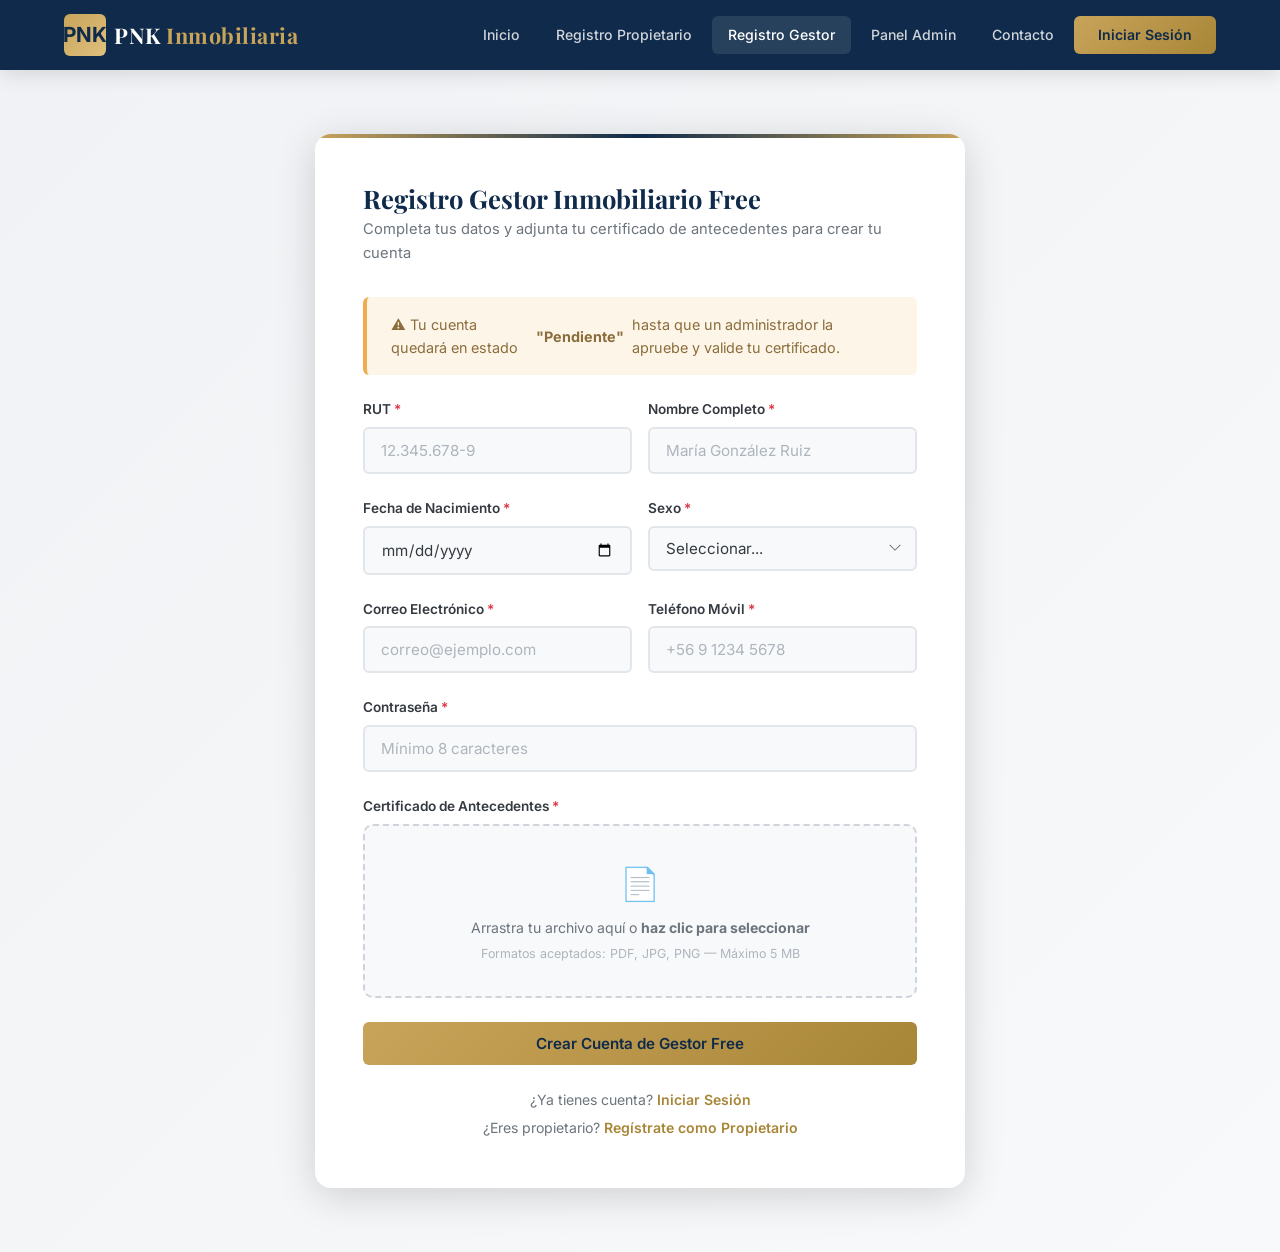
<file: registro-gestor.html>
<!DOCTYPE html>
<html lang="es">
<head>
  <meta charset="UTF-8">
  <meta name="viewport" content="width=device-width, initial-scale=1.0">
  <meta name="description" content="Regístrate como Gestor Inmobiliario Free en PNK Inmobiliaria.">
  <title>Registro Gestor Inmobiliario — PNK Inmobiliaria</title>
  <link rel="stylesheet" href="styles.css">
</head>
<body class="form-page">

  <!-- ========== NAVBAR ========== -->
  <nav class="navbar" id="navbar">
    <div class="container">
      <a href="index.html" class="navbar-brand">
        <div class="logo-icon">PNK</div>
        <span>PNK <span class="brand-accent">Inmobiliaria</span></span>
      </a>
      <div class="navbar-toggle" onclick="document.getElementById('navMenu').classList.toggle('show')">
        <span></span><span></span><span></span>
      </div>
      <div class="navbar-menu" id="navMenu">
        <a href="index.html">Inicio</a>
        <a href="registro-propietario.html">Registro Propietario</a>
        <a href="registro-gestor.html" class="active">Registro Gestor</a>
        <a href="dashboard.html">Panel Admin</a>
        <a href="contacto.html">Contacto</a>
        <a href="login.html" class="btn-nav">Iniciar Sesión</a>
      </div>
    </div>
  </nav>

  <!-- ========== REGISTRO GESTOR ========== -->
  <div class="form-wrapper">
    <div class="form-card wide" id="registroGestorCard">
      <h2>Registro Gestor Inmobiliario Free</h2>
      <p class="form-subtitle">Completa tus datos y adjunta tu certificado de antecedentes para crear tu cuenta</p>

      <div class="alert alert-warning">
        ⚠️ Tu cuenta quedará en estado <strong>"Pendiente"</strong> hasta que un administrador la apruebe y valide tu certificado.
      </div>

      <form id="formRegistroGestor" action="#" method="POST" enctype="multipart/form-data">
        <div class="form-row">
          <div class="form-group">
            <label for="gestor-rut">RUT <span class="required">*</span></label>
            <input type="text" id="gestor-rut" name="rut" class="form-control" placeholder="12.345.678-9" required>
          </div>
          <div class="form-group">
            <label for="gestor-nombre">Nombre Completo <span class="required">*</span></label>
            <input type="text" id="gestor-nombre" name="nombre" class="form-control" placeholder="María González Ruiz" required>
          </div>
        </div>

        <div class="form-row">
          <div class="form-group">
            <label for="gestor-nacimiento">Fecha de Nacimiento <span class="required">*</span></label>
            <input type="date" id="gestor-nacimiento" name="fecha_nacimiento" class="form-control" required>
          </div>
          <div class="form-group">
            <label for="gestor-sexo">Sexo <span class="required">*</span></label>
            <select id="gestor-sexo" name="sexo" class="form-control" required>
              <option value="">Seleccionar...</option>
              <option value="masculino">Masculino</option>
              <option value="femenino">Femenino</option>
              <option value="otro">Otro</option>
              <option value="no-especifica">Prefiero no especificar</option>
            </select>
          </div>
        </div>

        <div class="form-row">
          <div class="form-group">
            <label for="gestor-email">Correo Electrónico <span class="required">*</span></label>
            <input type="email" id="gestor-email" name="email" class="form-control" placeholder="correo@ejemplo.com" required>
          </div>
          <div class="form-group">
            <label for="gestor-telefono">Teléfono Móvil <span class="required">*</span></label>
            <input type="tel" id="gestor-telefono" name="telefono" class="form-control" placeholder="+56 9 1234 5678" required>
          </div>
        </div>

        <div class="form-group">
          <label for="gestor-password">Contraseña <span class="required">*</span></label>
          <input type="password" id="gestor-password" name="password" class="form-control" placeholder="Mínimo 8 caracteres" required minlength="8">
        </div>

        <!-- Campo adicional: Certificado de Antecedentes -->
        <div class="form-group">
          <label>Certificado de Antecedentes <span class="required">*</span></label>
          <div class="file-upload" id="fileUploadCertificado">
            <input type="file" id="gestor-certificado" name="certificado" accept=".pdf,.jpg,.jpeg,.png" required>
            <div class="upload-icon">📄</div>
            <p>Arrastra tu archivo aquí o <strong>haz clic para seleccionar</strong></p>
            <p class="upload-hint">Formatos aceptados: PDF, JPG, PNG — Máximo 5 MB</p>
          </div>
        </div>

        <button type="submit" class="btn btn-accent btn-block" id="btnRegistroGestor">Crear Cuenta de Gestor Free</button>
      </form>

      <div class="form-footer">
        <p>¿Ya tienes cuenta? <a href="login.html">Iniciar Sesión</a></p>
        <p style="margin-top: 6px;">¿Eres propietario? <a href="registro-propietario.html">Regístrate como Propietario</a></p>
      </div>
    </div>
  </div>

</body>
</html>
</file>
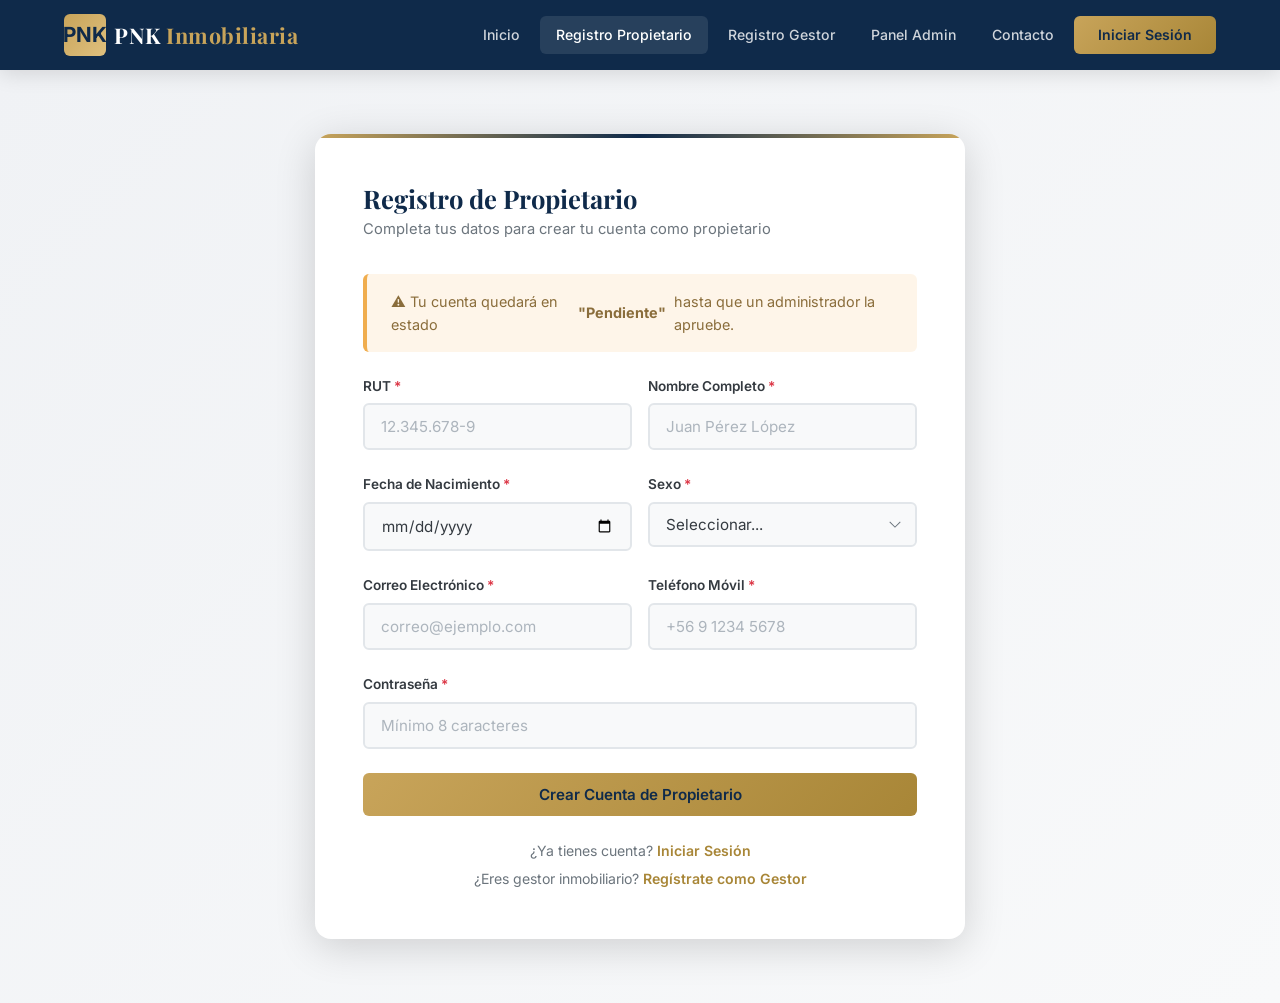
<file: registro-propietario.html>
<!DOCTYPE html>
<html lang="es">
<head>
  <meta charset="UTF-8">
  <meta name="viewport" content="width=device-width, initial-scale=1.0">
  <meta name="description" content="Regístrate como propietario en PNK Inmobiliaria para publicar tus inmuebles.">
  <title>Registro Propietario — PNK Inmobiliaria</title>
  <link rel="stylesheet" href="styles.css">
</head>
<body class="form-page">

  <!-- ========== NAVBAR ========== -->
  <nav class="navbar" id="navbar">
    <div class="container">
      <a href="index.html" class="navbar-brand">
        <div class="logo-icon">PNK</div>
        <span>PNK <span class="brand-accent">Inmobiliaria</span></span>
      </a>
      <div class="navbar-toggle" onclick="document.getElementById('navMenu').classList.toggle('show')">
        <span></span><span></span><span></span>
      </div>
      <div class="navbar-menu" id="navMenu">
        <a href="index.html">Inicio</a>
        <a href="registro-propietario.html" class="active">Registro Propietario</a>
        <a href="registro-gestor.html">Registro Gestor</a>
        <a href="dashboard.html">Panel Admin</a>
        <a href="contacto.html">Contacto</a>
        <a href="login.html" class="btn-nav">Iniciar Sesión</a>
      </div>
    </div>
  </nav>

  <!-- ========== REGISTRO PROPIETARIO ========== -->
  <div class="form-wrapper">
    <div class="form-card wide" id="registroPropietarioCard">
      <h2>Registro de Propietario</h2>
      <p class="form-subtitle">Completa tus datos para crear tu cuenta como propietario</p>

      <div class="alert alert-warning">
        ⚠️ Tu cuenta quedará en estado <strong>"Pendiente"</strong> hasta que un administrador la apruebe.
      </div>

      <form id="formRegistroPropietario" action="#" method="POST">
        <div class="form-row">
          <div class="form-group">
            <label for="prop-rut">RUT <span class="required">*</span></label>
            <input type="text" id="prop-rut" name="rut" class="form-control" placeholder="12.345.678-9" required>
          </div>
          <div class="form-group">
            <label for="prop-nombre">Nombre Completo <span class="required">*</span></label>
            <input type="text" id="prop-nombre" name="nombre" class="form-control" placeholder="Juan Pérez López" required>
          </div>
        </div>

        <div class="form-row">
          <div class="form-group">
            <label for="prop-nacimiento">Fecha de Nacimiento <span class="required">*</span></label>
            <input type="date" id="prop-nacimiento" name="fecha_nacimiento" class="form-control" required>
          </div>
          <div class="form-group">
            <label for="prop-sexo">Sexo <span class="required">*</span></label>
            <select id="prop-sexo" name="sexo" class="form-control" required>
              <option value="">Seleccionar...</option>
              <option value="masculino">Masculino</option>
              <option value="femenino">Femenino</option>
              <option value="otro">Otro</option>
              <option value="no-especifica">Prefiero no especificar</option>
            </select>
          </div>
        </div>

        <div class="form-row">
          <div class="form-group">
            <label for="prop-email">Correo Electrónico <span class="required">*</span></label>
            <input type="email" id="prop-email" name="email" class="form-control" placeholder="correo@ejemplo.com" required>
          </div>
          <div class="form-group">
            <label for="prop-telefono">Teléfono Móvil <span class="required">*</span></label>
            <input type="tel" id="prop-telefono" name="telefono" class="form-control" placeholder="+56 9 1234 5678" required>
          </div>
        </div>

        <div class="form-group">
          <label for="prop-password">Contraseña <span class="required">*</span></label>
          <input type="password" id="prop-password" name="password" class="form-control" placeholder="Mínimo 8 caracteres" required minlength="8">
        </div>

        <button type="submit" class="btn btn-accent btn-block" id="btnRegistroProp">Crear Cuenta de Propietario</button>
      </form>

      <div class="form-footer">
        <p>¿Ya tienes cuenta? <a href="login.html">Iniciar Sesión</a></p>
        <p style="margin-top: 6px;">¿Eres gestor inmobiliario? <a href="registro-gestor.html">Regístrate como Gestor</a></p>
      </div>
    </div>
  </div>

</body>
</html>
</file>
<file: styles.css>
/* ============================================
   PNK INMOBILIARIA — Design System
   HTML5 + CSS3 Puro
   ============================================ */

/* ---------- Google Fonts ---------- */
@import url('https://fonts.googleapis.com/css2?family=Inter:wght@300;400;500;600;700;800;900&family=Playfair+Display:wght@600;700;800&display=swap');

/* ---------- CSS Custom Properties ---------- */
:root {
  /* Primary palette */
  --primary:        #0f2a4a;
  --primary-light:  #1a3d6e;
  --primary-dark:   #091c33;
  --accent:         #c8a45a;
  --accent-light:   #dfc07e;
  --accent-dark:    #a88637;

  /* Neutrals */
  --white:    #ffffff;
  --gray-50:  #f8f9fa;
  --gray-100: #f0f2f5;
  --gray-200: #e2e6ea;
  --gray-300: #ced4da;
  --gray-400: #adb5bd;
  --gray-500: #6c757d;
  --gray-600: #495057;
  --gray-700: #343a40;
  --gray-800: #212529;

  /* Functional */
  --success:  #28a745;
  --danger:   #dc3545;
  --warning:  #f0ad4e;
  --info:     #17a2b8;

  /* Typography */
  --font-body:    'Inter', sans-serif;
  --font-heading: 'Playfair Display', serif;

  /* Spacing */
  --space-xs:  0.25rem;
  --space-sm:  0.5rem;
  --space-md:  1rem;
  --space-lg:  1.5rem;
  --space-xl:  2rem;
  --space-2xl: 3rem;
  --space-3xl: 4rem;

  /* Borders & Shadows */
  --radius-sm:  6px;
  --radius-md:  10px;
  --radius-lg:  16px;
  --radius-xl:  24px;
  --shadow-sm:  0 2px 8px rgba(0,0,0,0.08);
  --shadow-md:  0 4px 20px rgba(0,0,0,0.12);
  --shadow-lg:  0 8px 40px rgba(0,0,0,0.16);
  --shadow-xl:  0 16px 60px rgba(0,0,0,0.20);

  /* Transitions */
  --transition: 0.3s cubic-bezier(0.4, 0, 0.2, 1);
}

/* ---------- Reset & Base ---------- */
*,
*::before,
*::after {
  margin: 0;
  padding: 0;
  box-sizing: border-box;
}

html {
  scroll-behavior: smooth;
  font-size: 16px;
}

body {
  font-family: var(--font-body);
  color: var(--gray-700);
  background: var(--gray-50);
  line-height: 1.6;
  -webkit-font-smoothing: antialiased;
  min-height: 100vh;
}

a {
  text-decoration: none;
  color: inherit;
  transition: color var(--transition);
}

ul, ol { list-style: none; }

img {
  max-width: 100%;
  height: auto;
  display: block;
}

h1, h2, h3, h4, h5, h6 {
  font-family: var(--font-heading);
  color: var(--primary);
  line-height: 1.25;
}

/* ---------- Utility Classes ---------- */
.container {
  width: 100%;
  max-width: 1200px;
  margin: 0 auto;
  padding: 0 var(--space-lg);
}

.sr-only {
  position: absolute;
  width: 1px;
  height: 1px;
  overflow: hidden;
  clip: rect(0,0,0,0);
  border: 0;
}

.text-center { text-align: center; }
.text-accent { color: var(--accent); }
.text-primary { color: var(--primary); }

.section-title {
  font-size: 2rem;
  margin-bottom: var(--space-sm);
}

.section-subtitle {
  font-family: var(--font-body);
  color: var(--gray-500);
  font-size: 1.05rem;
  font-weight: 400;
  margin-bottom: var(--space-2xl);
}

/* ============================================
   NAVBAR
   ============================================ */
.navbar {
  position: sticky;
  top: 0;
  z-index: 1000;
  background: var(--primary);
  box-shadow: var(--shadow-md);
}

.navbar .container {
  display: flex;
  align-items: center;
  justify-content: space-between;
  padding-top: 0;
  padding-bottom: 0;
  min-height: 70px;
}

.navbar-brand {
  display: flex;
  align-items: center;
  gap: var(--space-sm);
}

.navbar-brand .logo-icon {
  width: 42px;
  height: 42px;
  background: linear-gradient(135deg, var(--accent), var(--accent-light));
  border-radius: var(--radius-sm);
  display: flex;
  align-items: center;
  justify-content: center;
  font-size: 1.3rem;
  color: var(--primary);
  font-weight: 700;
}

.navbar-brand span {
  font-family: var(--font-heading);
  font-size: 1.35rem;
  font-weight: 700;
  color: var(--white);
  letter-spacing: 0.5px;
}

.navbar-brand .brand-accent {
  color: var(--accent);
}

.navbar-menu {
  display: flex;
  align-items: center;
  gap: var(--space-xs);
}

.navbar-menu a {
  color: rgba(255,255,255,0.8);
  font-size: 0.88rem;
  font-weight: 500;
  padding: var(--space-sm) var(--space-md);
  border-radius: var(--radius-sm);
  transition: all var(--transition);
  white-space: nowrap;
}

.navbar-menu a:hover,
.navbar-menu a.active {
  color: var(--white);
  background: rgba(255,255,255,0.1);
}

.navbar-menu a.btn-nav {
  background: linear-gradient(135deg, var(--accent), var(--accent-dark));
  color: var(--primary);
  font-weight: 600;
  padding: var(--space-sm) var(--space-lg);
}

.navbar-menu a.btn-nav:hover {
  background: linear-gradient(135deg, var(--accent-light), var(--accent));
  transform: translateY(-1px);
  box-shadow: 0 4px 15px rgba(200,164,90,0.4);
}

/* Hamburger - Mobile */
.navbar-toggle {
  display: none;
  flex-direction: column;
  gap: 5px;
  cursor: pointer;
  padding: var(--space-sm);
}

.navbar-toggle span {
  width: 24px;
  height: 2.5px;
  background: var(--white);
  border-radius: 2px;
  transition: var(--transition);
}

/* ============================================
   HERO SECTION
   ============================================ */
.hero {
  background: linear-gradient(135deg, var(--primary-dark) 0%, var(--primary) 50%, var(--primary-light) 100%);
  color: var(--white);
  padding: var(--space-3xl) 0;
  position: relative;
  overflow: hidden;
}

.hero::before {
  content: '';
  position: absolute;
  top: -50%;
  right: -20%;
  width: 60%;
  height: 200%;
  background: radial-gradient(ellipse, rgba(200,164,90,0.08) 0%, transparent 70%);
  pointer-events: none;
}

.hero::after {
  content: '';
  position: absolute;
  bottom: 0;
  left: 0;
  width: 100%;
  height: 80px;
  background: linear-gradient(to top, var(--gray-50), transparent);
  pointer-events: none;
}

.hero-content {
  position: relative;
  z-index: 1;
  max-width: 700px;
}

.hero-badge {
  display: inline-block;
  background: rgba(200,164,90,0.15);
  border: 1px solid rgba(200,164,90,0.3);
  color: var(--accent-light);
  font-size: 0.82rem;
  font-weight: 600;
  padding: 6px 16px;
  border-radius: 50px;
  margin-bottom: var(--space-lg);
  letter-spacing: 1px;
  text-transform: uppercase;
}

.hero h1 {
  font-size: 3rem;
  color: var(--white);
  margin-bottom: var(--space-md);
  line-height: 1.15;
}

.hero h1 .highlight {
  color: var(--accent);
}

.hero p {
  font-size: 1.12rem;
  color: rgba(255,255,255,0.75);
  margin-bottom: var(--space-2xl);
  max-width: 550px;
}

/* ============================================
   SEARCH BOX
   ============================================ */
.search-box {
  background: var(--white);
  border-radius: var(--radius-lg);
  padding: var(--space-lg) var(--space-xl);
  box-shadow: var(--shadow-xl);
  display: flex;
  gap: var(--space-md);
  align-items: flex-end;
  flex-wrap: wrap;
}

.search-field {
  flex: 1;
  min-width: 160px;
}

.search-field label {
  display: block;
  font-size: 0.78rem;
  font-weight: 600;
  color: var(--gray-500);
  text-transform: uppercase;
  letter-spacing: 0.8px;
  margin-bottom: 6px;
}

.search-field select {
  width: 100%;
  padding: 12px 16px;
  border: 2px solid var(--gray-200);
  border-radius: var(--radius-sm);
  font-family: var(--font-body);
  font-size: 0.95rem;
  color: var(--gray-700);
  background: var(--gray-50);
  cursor: pointer;
  transition: border-color var(--transition);
  appearance: none;
  background-image: url("data:image/svg+xml,%3Csvg xmlns='http://www.w3.org/2000/svg' width='12' height='12' viewBox='0 0 12 12'%3E%3Cpath fill='%236c757d' d='M6 8.825L.35 3.175l.7-.7L6 7.425l4.95-4.95.7.7z'/%3E%3C/svg%3E");
  background-repeat: no-repeat;
  background-position: right 14px center;
}

.search-field select:focus {
  outline: none;
  border-color: var(--accent);
  background-color: var(--white);
}

.btn-search {
  padding: 12px 32px;
  background: linear-gradient(135deg, var(--accent), var(--accent-dark));
  color: var(--primary);
  font-weight: 700;
  font-size: 0.95rem;
  border: none;
  border-radius: var(--radius-sm);
  cursor: pointer;
  transition: all var(--transition);
  white-space: nowrap;
  font-family: var(--font-body);
}

.btn-search:hover {
  background: linear-gradient(135deg, var(--accent-light), var(--accent));
  transform: translateY(-2px);
  box-shadow: 0 6px 20px rgba(200,164,90,0.4);
}

/* ============================================
   PROPERTY CARDS
   ============================================ */
.properties-section {
  padding: var(--space-3xl) 0;
}

.properties-grid {
  display: grid;
  grid-template-columns: repeat(auto-fill, minmax(340px, 1fr));
  gap: var(--space-xl);
}

.property-card {
  background: var(--white);
  border-radius: var(--radius-lg);
  overflow: hidden;
  box-shadow: var(--shadow-sm);
  transition: all var(--transition);
  position: relative;
}

.property-card:hover {
  transform: translateY(-6px);
  box-shadow: var(--shadow-lg);
}

.property-card-img {
  position: relative;
  height: 220px;
  overflow: hidden;
}

.property-card-img img {
  width: 100%;
  height: 100%;
  object-fit: cover;
  transition: transform 0.5s ease;
}

.property-card:hover .property-card-img img {
  transform: scale(1.05);
}

.property-badge {
  position: absolute;
  top: 14px;
  left: 14px;
  background: var(--primary);
  color: var(--white);
  font-size: 0.75rem;
  font-weight: 600;
  padding: 5px 14px;
  border-radius: 50px;
  text-transform: uppercase;
  letter-spacing: 0.5px;
}

.property-card-body {
  padding: var(--space-lg);
}

.property-card-body h3 {
  font-family: var(--font-body);
  font-size: 1.1rem;
  font-weight: 600;
  color: var(--gray-800);
  margin-bottom: var(--space-sm);
}

.property-location {
  display: flex;
  align-items: center;
  gap: 6px;
  font-size: 0.88rem;
  color: var(--gray-500);
  margin-bottom: var(--space-md);
}

.property-features {
  display: flex;
  gap: var(--space-md);
  padding: var(--space-md) 0;
  border-top: 1px solid var(--gray-200);
  border-bottom: 1px solid var(--gray-200);
  margin-bottom: var(--space-md);
}

.property-features .feat {
  display: flex;
  align-items: center;
  gap: 5px;
  font-size: 0.82rem;
  color: var(--gray-600);
}

.property-features .feat strong {
  color: var(--gray-800);
}

.property-price-row {
  display: flex;
  align-items: center;
  justify-content: space-between;
}

.property-price {
  display: flex;
  flex-direction: column;
}

.property-price .uf {
  font-size: 1.2rem;
  font-weight: 700;
  color: var(--primary);
}

.property-price .clp {
  font-size: 0.82rem;
  color: var(--gray-500);
}

.btn-ver-mas {
  display: inline-block;
  padding: 10px 22px;
  background: linear-gradient(135deg, var(--accent), var(--accent-dark));
  color: var(--primary);
  font-weight: 600;
  font-size: 0.85rem;
  border-radius: var(--radius-sm);
  transition: all var(--transition);
  border: none;
  cursor: pointer;
  font-family: var(--font-body);
}

.btn-ver-mas:hover {
  background: linear-gradient(135deg, var(--accent-light), var(--accent));
  transform: translateY(-2px);
  box-shadow: 0 4px 15px rgba(200,164,90,0.35);
}

/* ============================================
   FORMS  (Login, Register, etc.)
   ============================================ */
.form-page {
  min-height: 100vh;
  display: flex;
  flex-direction: column;
}

.form-wrapper {
  flex: 1;
  display: flex;
  align-items: center;
  justify-content: center;
  padding: var(--space-3xl) var(--space-lg);
  background: linear-gradient(135deg, var(--gray-100) 0%, var(--gray-50) 100%);
}

.form-card {
  background: var(--white);
  border-radius: var(--radius-lg);
  box-shadow: var(--shadow-lg);
  padding: var(--space-2xl) var(--space-2xl);
  width: 100%;
  max-width: 500px;
  position: relative;
  overflow: hidden;
}

.form-card.wide {
  max-width: 650px;
}

.form-card::before {
  content: '';
  position: absolute;
  top: 0;
  left: 0;
  right: 0;
  height: 4px;
  background: linear-gradient(90deg, var(--accent), var(--primary), var(--accent));
}

.form-card h2 {
  font-size: 1.6rem;
  margin-bottom: var(--space-xs);
}

.form-card .form-subtitle {
  color: var(--gray-500);
  font-size: 0.92rem;
  margin-bottom: var(--space-xl);
}

.form-group {
  margin-bottom: var(--space-lg);
}

.form-group label {
  display: block;
  font-size: 0.85rem;
  font-weight: 600;
  color: var(--gray-700);
  margin-bottom: 6px;
}

.form-group label .required {
  color: var(--danger);
}

.form-control {
  width: 100%;
  padding: 12px 16px;
  border: 2px solid var(--gray-200);
  border-radius: var(--radius-sm);
  font-family: var(--font-body);
  font-size: 0.95rem;
  color: var(--gray-700);
  background: var(--gray-50);
  transition: all var(--transition);
}

.form-control:focus {
  outline: none;
  border-color: var(--accent);
  background: var(--white);
  box-shadow: 0 0 0 3px rgba(200,164,90,0.15);
}

.form-control::placeholder {
  color: var(--gray-400);
}

select.form-control {
  appearance: none;
  background-image: url("data:image/svg+xml,%3Csvg xmlns='http://www.w3.org/2000/svg' width='12' height='12' viewBox='0 0 12 12'%3E%3Cpath fill='%236c757d' d='M6 8.825L.35 3.175l.7-.7L6 7.425l4.95-4.95.7.7z'/%3E%3C/svg%3E");
  background-repeat: no-repeat;
  background-position: right 14px center;
  cursor: pointer;
}

textarea.form-control {
  resize: vertical;
  min-height: 100px;
}

.form-row {
  display: grid;
  grid-template-columns: 1fr 1fr;
  gap: var(--space-md);
}

/* Checkbox & Radio Groups */
.checkbox-group,
.radio-group {
  display: flex;
  flex-wrap: wrap;
  gap: var(--space-sm) var(--space-lg);
}

.checkbox-item,
.radio-item {
  display: flex;
  align-items: center;
  gap: 8px;
  font-size: 0.9rem;
  color: var(--gray-600);
  cursor: pointer;
}

.checkbox-item input,
.radio-item input {
  accent-color: var(--accent);
  width: 18px;
  height: 18px;
  cursor: pointer;
}

/* File Upload */
.file-upload {
  position: relative;
  border: 2px dashed var(--gray-300);
  border-radius: var(--radius-md);
  padding: var(--space-xl);
  text-align: center;
  background: var(--gray-50);
  transition: all var(--transition);
  cursor: pointer;
}

.file-upload:hover {
  border-color: var(--accent);
  background: rgba(200,164,90,0.05);
}

.file-upload input[type="file"] {
  position: absolute;
  inset: 0;
  opacity: 0;
  cursor: pointer;
}

.file-upload .upload-icon {
  font-size: 2rem;
  margin-bottom: var(--space-sm);
}

.file-upload p {
  font-size: 0.88rem;
  color: var(--gray-500);
}

.file-upload .upload-hint {
  font-size: 0.78rem;
  color: var(--gray-400);
  margin-top: 4px;
}

/* Alert / Notice */
.alert {
  padding: var(--space-md) var(--space-lg);
  border-radius: var(--radius-sm);
  font-size: 0.9rem;
  margin-bottom: var(--space-lg);
  display: flex;
  align-items: center;
  gap: var(--space-sm);
}

.alert-warning {
  background: rgba(240,173,78,0.12);
  border-left: 4px solid var(--warning);
  color: #8a6d3b;
}

.alert-info {
  background: rgba(23,162,184,0.1);
  border-left: 4px solid var(--info);
  color: #31708f;
}

.alert-success {
  background: rgba(40,167,69,0.1);
  border-left: 4px solid var(--success);
  color: #3c763d;
}

/* Buttons */
.btn {
  display: inline-flex;
  align-items: center;
  justify-content: center;
  gap: 8px;
  padding: 12px 28px;
  font-family: var(--font-body);
  font-size: 0.95rem;
  font-weight: 600;
  border: none;
  border-radius: var(--radius-sm);
  cursor: pointer;
  transition: all var(--transition);
  text-align: center;
}

.btn-primary {
  background: linear-gradient(135deg, var(--primary), var(--primary-light));
  color: var(--white);
}

.btn-primary:hover {
  background: linear-gradient(135deg, var(--primary-light), var(--primary));
  transform: translateY(-2px);
  box-shadow: 0 6px 20px rgba(15,42,74,0.3);
}

.btn-accent {
  background: linear-gradient(135deg, var(--accent), var(--accent-dark));
  color: var(--primary);
}

.btn-accent:hover {
  background: linear-gradient(135deg, var(--accent-light), var(--accent));
  transform: translateY(-2px);
  box-shadow: 0 6px 20px rgba(200,164,90,0.35);
}

.btn-outline {
  background: transparent;
  border: 2px solid var(--gray-300);
  color: var(--gray-600);
}

.btn-outline:hover {
  border-color: var(--primary);
  color: var(--primary);
  background: rgba(15,42,74,0.03);
}

.btn-danger {
  background: var(--danger);
  color: var(--white);
}

.btn-danger:hover {
  background: #c82333;
  transform: translateY(-1px);
}

.btn-success {
  background: var(--success);
  color: var(--white);
}

.btn-success:hover {
  background: #218838;
  transform: translateY(-1px);
}

.btn-sm {
  padding: 7px 16px;
  font-size: 0.82rem;
}

.btn-block {
  width: 100%;
}

.btn-group {
  display: flex;
  gap: var(--space-sm);
}

/* Form Footer Links */
.form-footer {
  text-align: center;
  margin-top: var(--space-lg);
  font-size: 0.88rem;
  color: var(--gray-500);
}

.form-footer a {
  color: var(--accent-dark);
  font-weight: 600;
}

.form-footer a:hover {
  color: var(--accent);
  text-decoration: underline;
}

/* ============================================
   DASHBOARD
   ============================================ */
.dashboard-layout {
  display: flex;
  min-height: 100vh;
}

/* Sidebar */
.sidebar {
  width: 260px;
  background: var(--primary);
  color: var(--white);
  display: flex;
  flex-direction: column;
  position: fixed;
  top: 0;
  left: 0;
  bottom: 0;
  z-index: 1000;
  transition: var(--transition);
}

.sidebar-header {
  padding: var(--space-lg) var(--space-lg);
  border-bottom: 1px solid rgba(255,255,255,0.1);
  display: flex;
  align-items: center;
  gap: var(--space-sm);
}

.sidebar-header .logo-icon {
  width: 38px;
  height: 38px;
  background: linear-gradient(135deg, var(--accent), var(--accent-light));
  border-radius: var(--radius-sm);
  display: flex;
  align-items: center;
  justify-content: center;
  font-size: 1.1rem;
  color: var(--primary);
  font-weight: 700;
}

.sidebar-header span {
  font-family: var(--font-heading);
  font-size: 1.1rem;
  font-weight: 700;
}

.sidebar-nav {
  flex: 1;
  padding: var(--space-md) 0;
}

.sidebar-nav a {
  display: flex;
  align-items: center;
  gap: var(--space-sm);
  padding: 12px var(--space-lg);
  color: rgba(255,255,255,0.65);
  font-size: 0.9rem;
  font-weight: 500;
  transition: all var(--transition);
  border-left: 3px solid transparent;
}

.sidebar-nav a:hover,
.sidebar-nav a.active {
  color: var(--white);
  background: rgba(255,255,255,0.08);
  border-left-color: var(--accent);
}

.sidebar-nav a .nav-icon {
  font-size: 1.15rem;
  width: 24px;
  text-align: center;
}

.sidebar-footer {
  padding: var(--space-lg);
  border-top: 1px solid rgba(255,255,255,0.1);
}

.sidebar-user {
  display: flex;
  align-items: center;
  gap: var(--space-sm);
}

.sidebar-user .avatar {
  width: 40px;
  height: 40px;
  background: linear-gradient(135deg, var(--accent), var(--accent-dark));
  border-radius: 50%;
  display: flex;
  align-items: center;
  justify-content: center;
  font-weight: 700;
  font-size: 0.95rem;
  color: var(--primary);
}

.sidebar-user .user-info {
  flex: 1;
}

.sidebar-user .user-info .name {
  font-size: 0.88rem;
  font-weight: 600;
  color: var(--white);
}

.sidebar-user .user-info .role {
  font-size: 0.75rem;
  color: rgba(255,255,255,0.5);
}

/* Main Content Area */
.dashboard-main {
  flex: 1;
  margin-left: 260px;
  background: var(--gray-100);
}

.dashboard-topbar {
  background: var(--white);
  padding: var(--space-md) var(--space-xl);
  display: flex;
  align-items: center;
  justify-content: space-between;
  box-shadow: var(--shadow-sm);
  position: sticky;
  top: 0;
  z-index: 500;
}

.topbar-left h2 {
  font-family: var(--font-body);
  font-size: 1.2rem;
  font-weight: 600;
  color: var(--gray-800);
}

.topbar-left .breadcrumb {
  font-size: 0.8rem;
  color: var(--gray-400);
}

.topbar-right {
  display: flex;
  align-items: center;
  gap: var(--space-md);
}

.btn-logout {
  display: inline-flex;
  align-items: center;
  gap: 6px;
  padding: 8px 18px;
  background: rgba(220,53,69,0.08);
  color: var(--danger);
  border: 1px solid rgba(220,53,69,0.2);
  border-radius: var(--radius-sm);
  font-size: 0.85rem;
  font-weight: 600;
  cursor: pointer;
  transition: all var(--transition);
  font-family: var(--font-body);
}

.btn-logout:hover {
  background: var(--danger);
  color: var(--white);
  border-color: var(--danger);
}

.dashboard-content {
  padding: var(--space-xl);
}

/* Welcome Cards */
.welcome-banner {
  background: linear-gradient(135deg, var(--primary), var(--primary-light));
  border-radius: var(--radius-lg);
  padding: var(--space-2xl);
  color: var(--white);
  margin-bottom: var(--space-xl);
  position: relative;
  overflow: hidden;
}

.welcome-banner::after {
  content: '';
  position: absolute;
  right: -40px;
  top: -40px;
  width: 200px;
  height: 200px;
  background: rgba(200,164,90,0.1);
  border-radius: 50%;
  pointer-events: none;
}

.welcome-banner h1 {
  color: var(--white);
  font-size: 1.8rem;
  margin-bottom: var(--space-sm);
}

.welcome-banner p {
  color: rgba(255,255,255,0.7);
  font-size: 1rem;
}

.stats-grid {
  display: grid;
  grid-template-columns: repeat(auto-fit, minmax(220px, 1fr));
  gap: var(--space-lg);
  margin-bottom: var(--space-xl);
}

.stat-card {
  background: var(--white);
  border-radius: var(--radius-md);
  padding: var(--space-lg);
  box-shadow: var(--shadow-sm);
  display: flex;
  align-items: center;
  gap: var(--space-md);
  transition: all var(--transition);
}

.stat-card:hover {
  transform: translateY(-3px);
  box-shadow: var(--shadow-md);
}

.stat-card .stat-icon {
  width: 50px;
  height: 50px;
  border-radius: var(--radius-md);
  display: flex;
  align-items: center;
  justify-content: center;
  font-size: 1.5rem;
}

.stat-card .stat-icon.blue { background: rgba(15,42,74,0.1); color: var(--primary); }
.stat-card .stat-icon.gold { background: rgba(200,164,90,0.15); color: var(--accent-dark); }
.stat-card .stat-icon.green { background: rgba(40,167,69,0.1); color: var(--success); }
.stat-card .stat-icon.red { background: rgba(220,53,69,0.1); color: var(--danger); }

.stat-card .stat-info .stat-number {
  font-size: 1.5rem;
  font-weight: 700;
  color: var(--gray-800);
}

.stat-card .stat-info .stat-label {
  font-size: 0.82rem;
  color: var(--gray-500);
}

/* Quick Access Cards */
.quick-access {
  display: grid;
  grid-template-columns: repeat(auto-fit, minmax(280px, 1fr));
  gap: var(--space-lg);
}

.access-card {
  background: var(--white);
  border-radius: var(--radius-lg);
  padding: var(--space-xl);
  box-shadow: var(--shadow-sm);
  text-align: center;
  transition: all var(--transition);
  border: 2px solid transparent;
  display: block;
}

.access-card:hover {
  transform: translateY(-4px);
  box-shadow: var(--shadow-md);
  border-color: var(--accent);
}

.access-card .card-icon {
  width: 70px;
  height: 70px;
  margin: 0 auto var(--space-md);
  border-radius: var(--radius-lg);
  display: flex;
  align-items: center;
  justify-content: center;
  font-size: 2rem;
}

.access-card .card-icon.users-icon {
  background: linear-gradient(135deg, rgba(15,42,74,0.1), rgba(15,42,74,0.05));
  color: var(--primary);
}

.access-card .card-icon.props-icon {
  background: linear-gradient(135deg, rgba(200,164,90,0.2), rgba(200,164,90,0.08));
  color: var(--accent-dark);
}

.access-card h3 {
  font-family: var(--font-body);
  font-size: 1.1rem;
  font-weight: 600;
  color: var(--gray-800);
  margin-bottom: var(--space-sm);
}

.access-card p {
  font-size: 0.88rem;
  color: var(--gray-500);
}

/* ============================================
   TABLES  (CRUD)
   ============================================ */
.table-card {
  background: var(--white);
  border-radius: var(--radius-lg);
  box-shadow: var(--shadow-sm);
  overflow: hidden;
}

.table-header {
  display: flex;
  align-items: center;
  justify-content: space-between;
  padding: var(--space-lg) var(--space-xl);
  border-bottom: 1px solid var(--gray-200);
  flex-wrap: wrap;
  gap: var(--space-md);
}

.table-header h3 {
  font-family: var(--font-body);
  font-size: 1.1rem;
  font-weight: 600;
  color: var(--gray-800);
}

.table-search {
  display: flex;
  gap: var(--space-sm);
}

.table-search input {
  padding: 8px 14px;
  border: 2px solid var(--gray-200);
  border-radius: var(--radius-sm);
  font-family: var(--font-body);
  font-size: 0.88rem;
  transition: border-color var(--transition);
  min-width: 220px;
}

.table-search input:focus {
  outline: none;
  border-color: var(--accent);
}

.table-responsive {
  overflow-x: auto;
}

table {
  width: 100%;
  border-collapse: collapse;
}

thead th {
  background: var(--gray-50);
  padding: 14px 18px;
  font-size: 0.78rem;
  font-weight: 600;
  text-transform: uppercase;
  letter-spacing: 0.8px;
  color: var(--gray-500);
  text-align: left;
  border-bottom: 2px solid var(--gray-200);
  white-space: nowrap;
}

tbody td {
  padding: 14px 18px;
  font-size: 0.9rem;
  color: var(--gray-700);
  border-bottom: 1px solid var(--gray-100);
  vertical-align: middle;
}

tbody tr {
  transition: background var(--transition);
}

tbody tr:hover {
  background: rgba(200,164,90,0.04);
}

.status-badge {
  display: inline-block;
  padding: 4px 12px;
  border-radius: 50px;
  font-size: 0.75rem;
  font-weight: 600;
  text-transform: uppercase;
  letter-spacing: 0.3px;
}

.status-active {
  background: rgba(40,167,69,0.12);
  color: var(--success);
}

.status-pending {
  background: rgba(240,173,78,0.15);
  color: #c49000;
}

.status-inactive {
  background: rgba(220,53,69,0.1);
  color: var(--danger);
}

.table-footer {
  display: flex;
  align-items: center;
  justify-content: space-between;
  padding: var(--space-md) var(--space-xl);
  border-top: 1px solid var(--gray-200);
  font-size: 0.85rem;
  color: var(--gray-500);
}

/* ============================================
   MODAL
   ============================================ */
.modal-overlay {
  position: fixed;
  inset: 0;
  background: rgba(0,0,0,0.5);
  display: flex;
  align-items: center;
  justify-content: center;
  z-index: 2000;
  padding: var(--space-lg);
  opacity: 1;
  visibility: visible;
}

.modal-overlay.hidden {
  opacity: 0;
  visibility: hidden;
  pointer-events: none;
}

.modal {
  background: var(--white);
  border-radius: var(--radius-lg);
  box-shadow: var(--shadow-xl);
  width: 100%;
  max-width: 550px;
  max-height: 90vh;
  overflow-y: auto;
  animation: modalIn 0.3s ease;
}

@keyframes modalIn {
  from { transform: translateY(20px); opacity: 0; }
  to   { transform: translateY(0);    opacity: 1; }
}

.modal-header {
  display: flex;
  align-items: center;
  justify-content: space-between;
  padding: var(--space-lg) var(--space-xl);
  border-bottom: 1px solid var(--gray-200);
}

.modal-header h3 {
  font-family: var(--font-body);
  font-size: 1.15rem;
  font-weight: 600;
  color: var(--gray-800);
}

.modal-close {
  width: 32px;
  height: 32px;
  border-radius: 50%;
  border: none;
  background: var(--gray-100);
  color: var(--gray-500);
  font-size: 1.2rem;
  cursor: pointer;
  display: flex;
  align-items: center;
  justify-content: center;
  transition: all var(--transition);
}

.modal-close:hover {
  background: var(--gray-200);
  color: var(--gray-800);
}

.modal-body {
  padding: var(--space-xl);
}

.modal-footer {
  display: flex;
  justify-content: flex-end;
  gap: var(--space-sm);
  padding: var(--space-md) var(--space-xl);
  border-top: 1px solid var(--gray-200);
}

/* ============================================
   FOOTER
   ============================================ */
.footer {
  background: var(--primary-dark);
  color: rgba(255,255,255,0.6);
  padding: var(--space-2xl) 0 var(--space-lg);
}

.footer-grid {
  display: grid;
  grid-template-columns: 2fr 1fr 1fr 1fr;
  gap: var(--space-2xl);
  margin-bottom: var(--space-2xl);
}

.footer-brand p {
  font-size: 0.9rem;
  margin-top: var(--space-md);
  max-width: 300px;
  line-height: 1.7;
}

.footer h4 {
  font-family: var(--font-body);
  font-size: 0.9rem;
  font-weight: 600;
  color: var(--white);
  margin-bottom: var(--space-md);
  text-transform: uppercase;
  letter-spacing: 0.5px;
}

.footer ul li {
  margin-bottom: var(--space-sm);
}

.footer ul li a {
  font-size: 0.88rem;
  color: rgba(255,255,255,0.5);
  transition: color var(--transition);
}

.footer ul li a:hover {
  color: var(--accent);
}

.footer-bottom {
  border-top: 1px solid rgba(255,255,255,0.1);
  padding-top: var(--space-lg);
  display: flex;
  justify-content: space-between;
  align-items: center;
  font-size: 0.82rem;
}

.footer-bottom .social-links {
  display: flex;
  gap: var(--space-md);
}

.footer-bottom .social-links a {
  color: rgba(255,255,255,0.4);
  font-size: 1.1rem;
  transition: color var(--transition);
}

.footer-bottom .social-links a:hover {
  color: var(--accent);
}

/* ============================================
   CONTACT PAGE
   ============================================ */
.contact-section {
  padding: var(--space-3xl) 0;
}

.contact-grid {
  display: grid;
  grid-template-columns: 1fr 1fr;
  gap: var(--space-2xl);
  align-items: start;
}

.contact-info-card {
  background: linear-gradient(135deg, var(--primary), var(--primary-light));
  border-radius: var(--radius-lg);
  padding: var(--space-2xl);
  color: var(--white);
}

.contact-info-card h3 {
  color: var(--white);
  font-size: 1.5rem;
  margin-bottom: var(--space-md);
}

.contact-info-card p {
  color: rgba(255,255,255,0.7);
  margin-bottom: var(--space-2xl);
  font-size: 0.95rem;
}

.contact-info-item {
  display: flex;
  align-items: flex-start;
  gap: var(--space-md);
  margin-bottom: var(--space-lg);
}

.contact-info-item .icon {
  width: 44px;
  height: 44px;
  background: rgba(255,255,255,0.1);
  border-radius: var(--radius-sm);
  display: flex;
  align-items: center;
  justify-content: center;
  font-size: 1.2rem;
  flex-shrink: 0;
}

.contact-info-item .details h4 {
  font-family: var(--font-body);
  color: var(--white);
  font-size: 0.9rem;
  font-weight: 600;
  margin-bottom: 4px;
}

.contact-info-item .details p {
  font-size: 0.88rem;
  color: rgba(255,255,255,0.6);
  margin: 0;
}

.contact-form-card {
  background: var(--white);
  border-radius: var(--radius-lg);
  padding: var(--space-2xl);
  box-shadow: var(--shadow-md);
}

.contact-form-card h3 {
  font-size: 1.3rem;
  margin-bottom: var(--space-xl);
}

/* ============================================
   RESPONSIVE
   ============================================ */
@media (max-width: 992px) {
  .footer-grid {
    grid-template-columns: 1fr 1fr;
  }

  .contact-grid {
    grid-template-columns: 1fr;
  }

  .hero h1 {
    font-size: 2.3rem;
  }

  .search-box {
    flex-direction: column;
    align-items: stretch;
  }

  .search-field {
    min-width: 100%;
  }

  /* Dashboard */
  .sidebar {
    transform: translateX(-100%);
  }

  .dashboard-main {
    margin-left: 0;
  }
}

@media (max-width: 768px) {
  .navbar-menu {
    display: none;
    position: absolute;
    top: 70px;
    left: 0;
    right: 0;
    background: var(--primary);
    flex-direction: column;
    padding: var(--space-md);
    box-shadow: var(--shadow-lg);
  }

  .navbar-menu.show {
    display: flex;
  }

  .navbar-toggle {
    display: flex;
  }

  .hero h1 {
    font-size: 2rem;
  }

  .properties-grid {
    grid-template-columns: 1fr;
  }

  .form-row {
    grid-template-columns: 1fr;
  }

  .footer-grid {
    grid-template-columns: 1fr;
  }

  .footer-bottom {
    flex-direction: column;
    gap: var(--space-md);
    text-align: center;
  }

  .stats-grid {
    grid-template-columns: 1fr 1fr;
  }

  .quick-access {
    grid-template-columns: 1fr;
  }

  .table-header {
    flex-direction: column;
    align-items: stretch;
  }

  .modal {
    margin: var(--space-md);
  }
}

@media (max-width: 480px) {
  .hero h1 {
    font-size: 1.6rem;
  }

  .stats-grid {
    grid-template-columns: 1fr;
  }

  .form-card {
    padding: var(--space-lg);
  }
}
</file>
